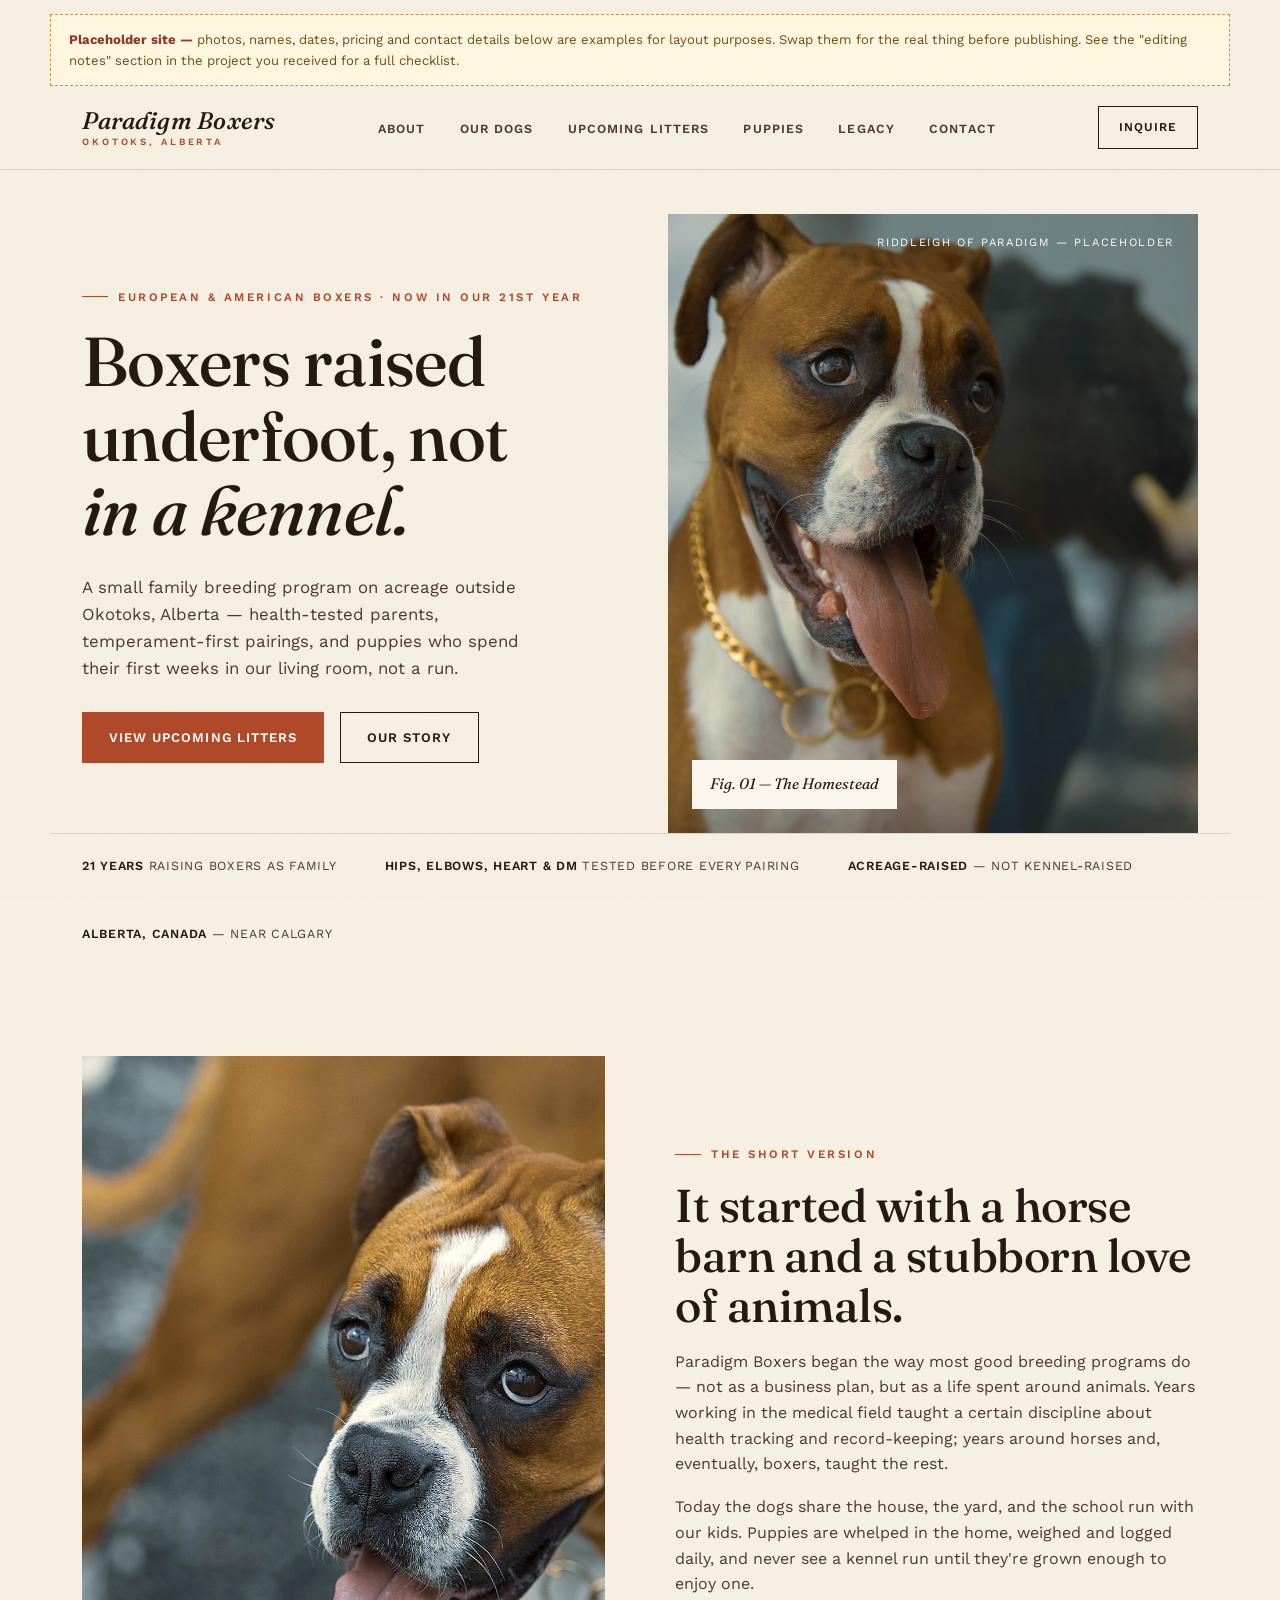
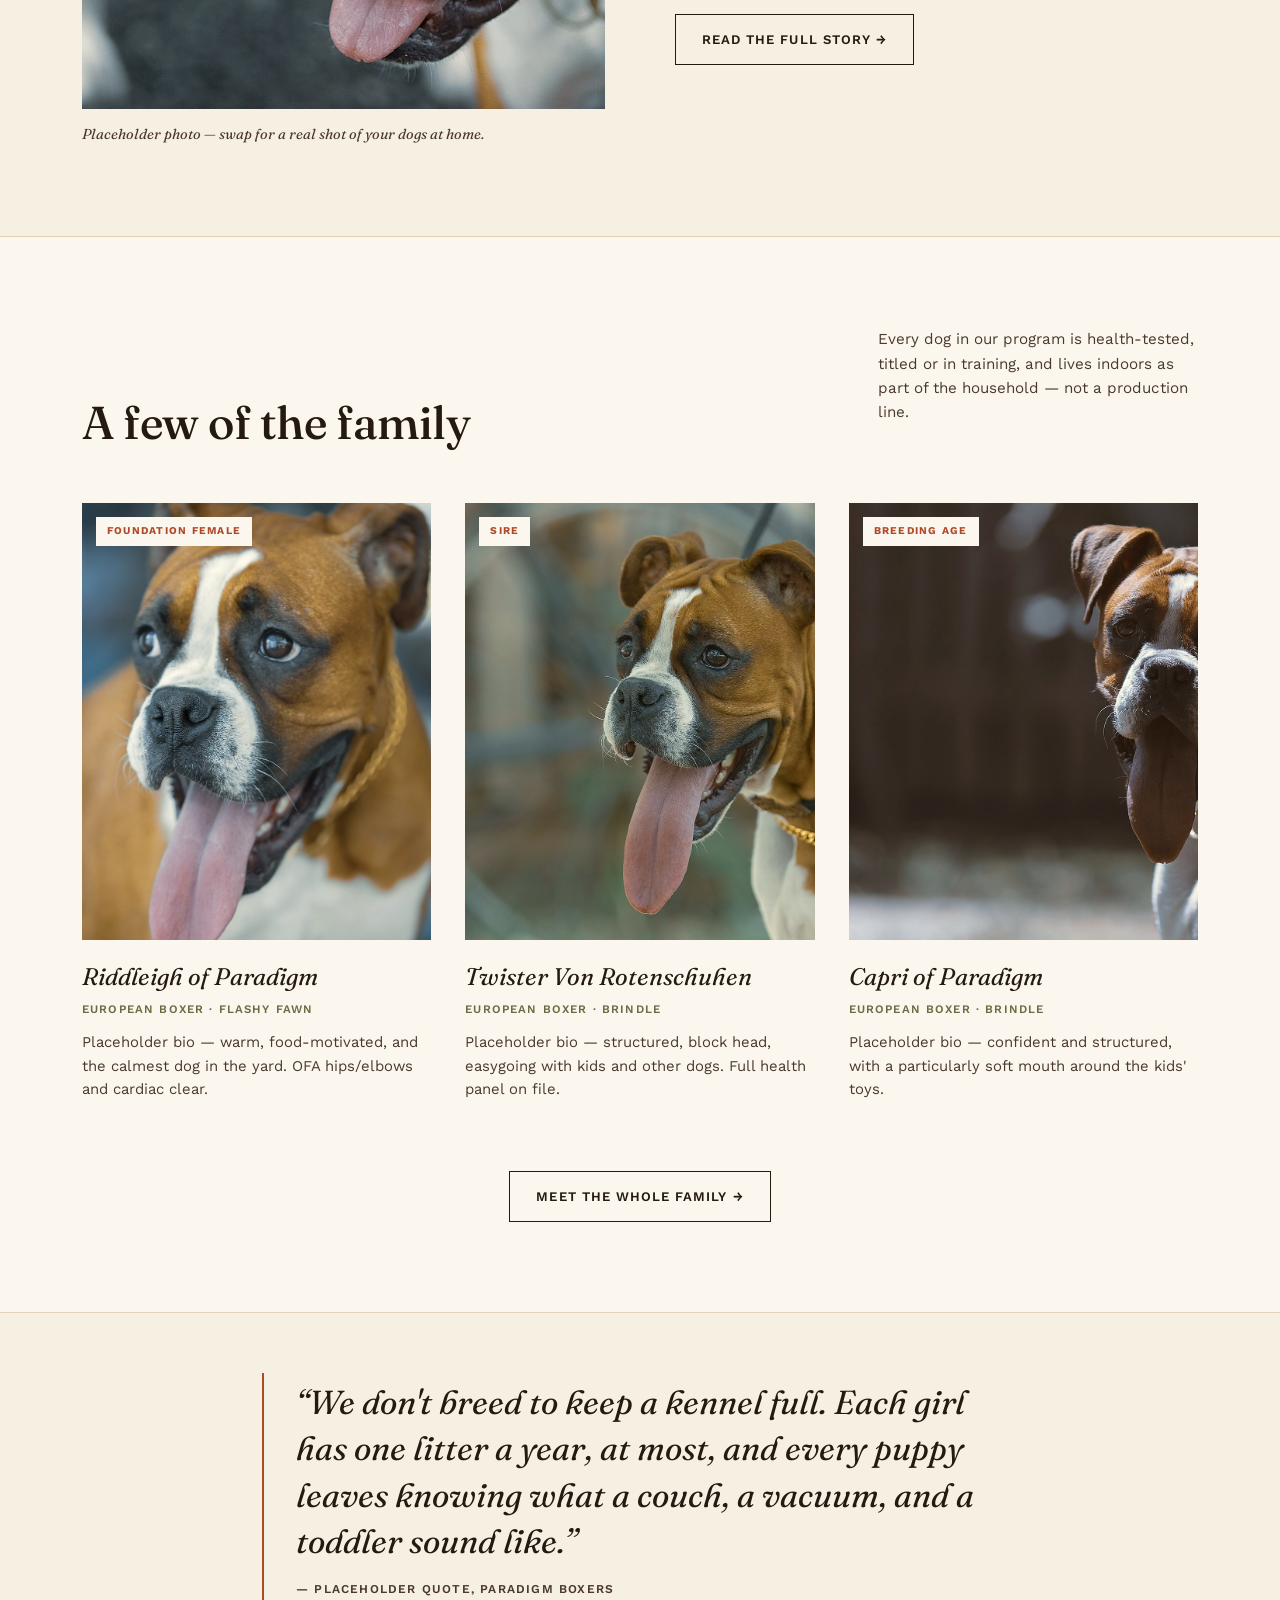
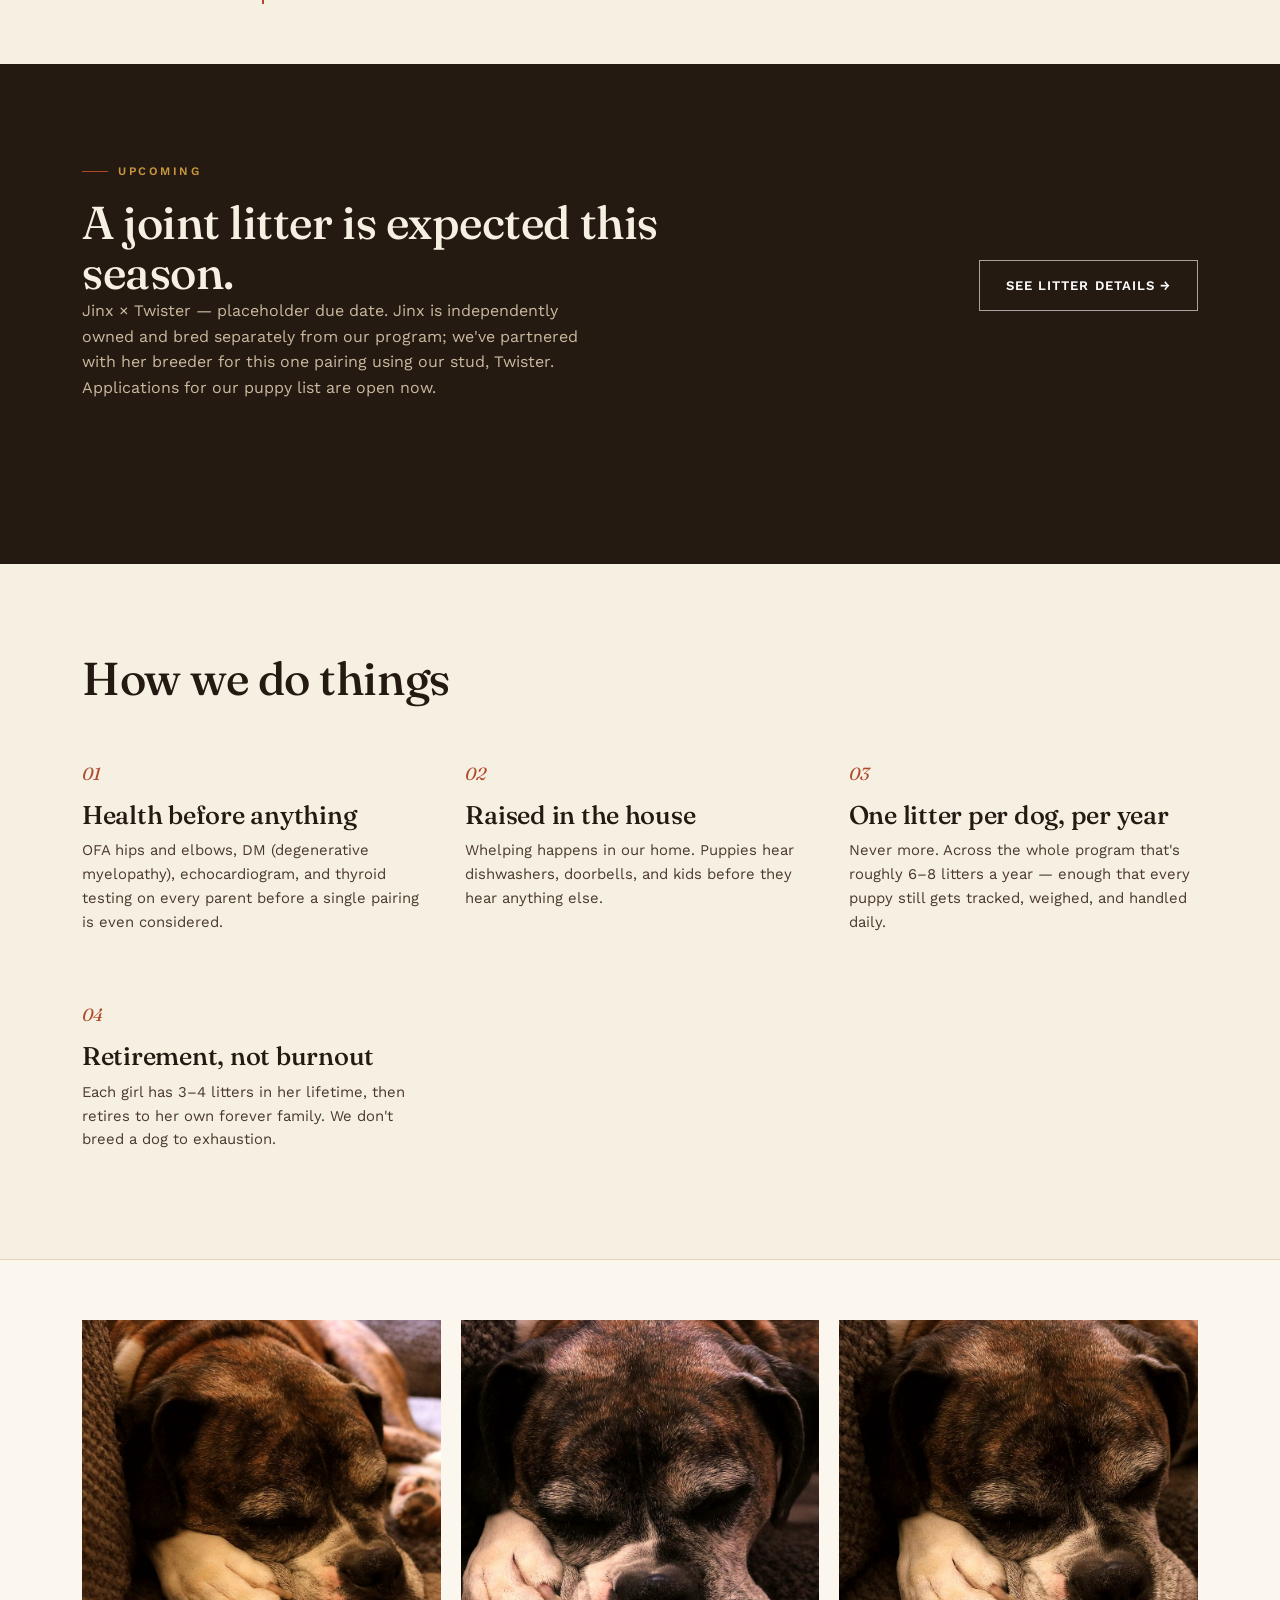
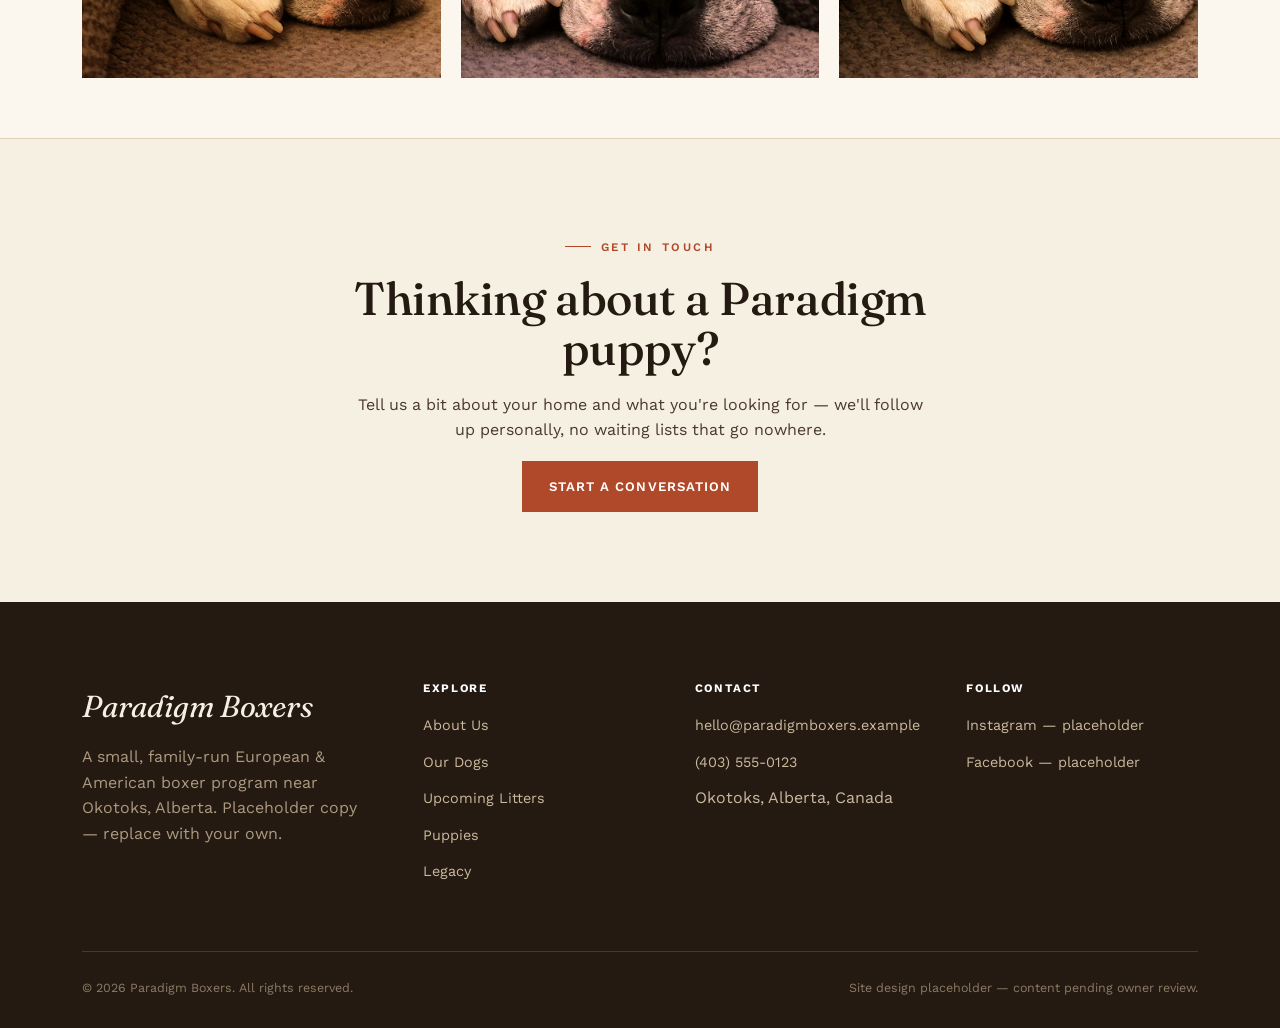
<file: index.html>
<!DOCTYPE html>
<html lang="en">
<head>
<meta charset="UTF-8">
<meta name="viewport" content="width=device-width, initial-scale=1.0">
<meta name="color-scheme" content="light">
<title>Paradigm Boxers — European &amp; American Boxers, Okotoks AB</title>
<meta name="description" content="Paradigm Boxers is a small, family-run European &amp; American boxer kennel near Okotoks, Alberta. Health-tested, home-raised, temperament-first.">
<script>document.documentElement.classList.add("js")</script>
<link rel="stylesheet" href="styles.css">
</head>
<body>

<div class="editnote wrap" style="margin-top:14px;">
  <strong>Placeholder site —</strong> photos, names, dates, pricing and contact details below are examples for layout purposes. Swap them for the real thing before publishing. See the "editing notes" section in the project you received for a full checklist.
</div>

<header class="site-header">
  <nav class="nav">
    <a href="index.html" class="logo">Paradigm Boxers<small>Okotoks, Alberta</small></a>
    <ul class="nav-links">
      <li><a href="about.html">About</a></li>
      <li><a href="our-dogs.html">Our Dogs</a></li>
      <li><a href="upcoming-litters.html">Upcoming Litters</a></li>
      <li><a href="puppies.html">Puppies</a></li>
      <li><a href="legacy.html">Legacy</a></li>
      <li><a href="contact.html">Contact</a></li>
    </ul>
    <a href="contact.html" class="btn nav-cta">Inquire</a>
    <button class="menu-toggle" aria-label="Menu"><span></span><span></span><span></span></button>
  </nav>
</header>

<main>

  <!-- HERO -->
  <section class="hero" style="padding-top:44px;">
    <div class="hero-grid">
      <div class="hero-copy">
        <span class="kicker">European &amp; American Boxers · Now In Our 21st Year</span>
        <h1>Boxers raised<br>underfoot, not<br><span class="italic">in a kennel.</span></h1>
        <p class="lede">A small family breeding program on acreage outside Okotoks, Alberta — health-tested parents, temperament-first pairings, and puppies who spend their first weeks in our living room, not a run.</p>
        <div class="hero-actions">
          <a href="upcoming-litters.html" class="btn primary">View Upcoming Litters</a>
          <a href="about.html" class="btn">Our Story</a>
        </div>
      </div>
      <div class="hero-photo">
        <img src="images/hero-main.jpg" alt="Boxer dog at Paradigm Boxers">
        <span class="hero-frame-number">Riddleigh of Paradigm — Placeholder</span>
        <div class="hero-tag">Fig. 01 — The Homestead</div>
      </div>
    </div>
  </section>

  <div class="hero-strip">
    <div><strong>21 years</strong> raising boxers as family</div>
    <div><strong>Hips, elbows, heart &amp; DM</strong> tested before every pairing</div>
    <div><strong>Acreage-raised</strong> — not kennel-raised</div>
    <div><strong>Alberta, Canada</strong> — near Calgary</div>
  </div>

  <!-- INTRO SPLIT -->
  <section>
    <div class="wrap split reveal">
      <div class="split-media">
        <img src="images/about-founder-2.jpg" alt="Founder with boxer puppies">
        <div class="caption">Placeholder photo — swap for a real shot of your dogs at home.</div>
      </div>
      <div class="split-copy">
        <span class="kicker">The Short Version</span>
        <h2>It started with a horse barn and a stubborn love of animals.</h2>
        <p>Paradigm Boxers began the way most good breeding programs do — not as a business plan, but as a life spent around animals. Years working in the medical field taught a certain discipline about health tracking and record-keeping; years around horses and, eventually, boxers, taught the rest.</p>
        <p>Today the dogs share the house, the yard, and the school run with our kids. Puppies are whelped in the home, weighed and logged daily, and never see a kennel run until they're grown enough to enjoy one.</p>
        <a href="about.html" class="btn">Read the Full Story →</a>
      </div>
    </div>
  </section>

  <!-- FEATURED DOGS -->
  <section class="band">
    <div class="wrap">
      <div class="section-head reveal">
        <h2>A few of the family</h2>
        <p class="side-note">Every dog in our program is health-tested, titled or in training, and lives indoors as part of the household — not a production line.</p>
      </div>
      <div class="dog-grid">
        <div class="dog-card reveal">
          <div class="dog-photo">
            <img src="images/girl-riddleigh.jpg" alt="Riddleigh of Paradigm">
            <span class="status-pill">Foundation Female</span>
          </div>
          <div class="dog-name">Riddleigh <span class="italic">of Paradigm</span></div>
          <div class="dog-meta">European Boxer · Flashy Fawn</div>
          <p class="dog-desc">Placeholder bio — warm, food-motivated, and the calmest dog in the yard. OFA hips/elbows and cardiac clear.</p>
        </div>
        <div class="dog-card reveal">
          <div class="dog-photo">
            <img src="images/boy-twister.jpg" alt="Twister Von Rotenschuhen">
            <span class="status-pill">Sire</span>
          </div>
          <div class="dog-name">Twister <span class="italic">Von Rotenschuhen</span></div>
          <div class="dog-meta">European Boxer · Brindle</div>
          <p class="dog-desc">Placeholder bio — structured, block head, easygoing with kids and other dogs. Full health panel on file.</p>
        </div>
        <div class="dog-card reveal">
          <div class="dog-photo">
            <img src="images/girl-capri.jpg" alt="Capri of Paradigm">
            <span class="status-pill">Breeding Age</span>
          </div>
          <div class="dog-name">Capri <span class="italic">of Paradigm</span></div>
          <div class="dog-meta">European Boxer · Brindle</div>
          <p class="dog-desc">Placeholder bio — confident and structured, with a particularly soft mouth around the kids' toys.</p>
        </div>
      </div>
      <div style="text-align:center; margin-top:52px;">
        <a href="our-dogs.html" class="btn">Meet the Whole Family →</a>
      </div>
    </div>
  </section>

  <!-- PULL QUOTE -->
  <section class="tight">
    <div class="wrap" style="max-width:820px;">
      <blockquote class="pull-quote reveal">
        “We don't breed to keep a kennel full. Each girl has one litter a year, at most, and every puppy leaves knowing what a couch, a vacuum, and a toddler sound like.”
        <cite>— Placeholder quote, Paradigm Boxers</cite>
      </blockquote>
    </div>
  </section>

  <!-- UPCOMING LITTER TEASER -->
  <section class="band-dark">
    <div class="wrap">
      <div class="section-head reveal" style="align-items:center;">
        <div>
          <span class="kicker" style="color:var(--gold);">Upcoming</span>
          <h2>A joint litter is expected this season.</h2>
          <p style="max-width:520px;">Jinx × Twister — placeholder due date. Jinx is independently owned and bred separately from our program; we've partnered with her breeder for this one pairing using our stud, Twister. Applications for our puppy list are open now.</p>
        </div>
        <a href="upcoming-litters.html" class="btn ghost-light">See Litter Details →</a>
      </div>
    </div>
  </section>

  <!-- PHILOSOPHY NUMBERED -->
  <section>
    <div class="wrap">
      <div class="section-head reveal">
        <h2>How we do things</h2>
      </div>
      <div class="numbered-list">
        <div class="numbered-item reveal">
          <span class="num">01</span>
          <h3>Health before anything</h3>
          <p>OFA hips and elbows, DM (degenerative myelopathy), echocardiogram, and thyroid testing on every parent before a single pairing is even considered.</p>
        </div>
        <div class="numbered-item reveal">
          <span class="num">02</span>
          <h3>Raised in the house</h3>
          <p>Whelping happens in our home. Puppies hear dishwashers, doorbells, and kids before they hear anything else.</p>
        </div>
        <div class="numbered-item reveal">
          <span class="num">03</span>
          <h3>One litter per dog, per year</h3>
          <p>Never more. Across the whole program that's roughly 6–8 litters a year — enough that every puppy still gets tracked, weighed, and handled daily.</p>
        </div>
        <div class="numbered-item reveal">
          <span class="num">04</span>
          <h3>Retirement, not burnout</h3>
          <p>Each girl has 3–4 litters in her lifetime, then retires to her own forever family. We don't breed a dog to exhaustion.</p>
        </div>
      </div>
    </div>
  </section>

  <!-- STRIP GALLERY -->
  <section class="tight band">
    <div class="wrap">
      <div style="display:grid; grid-template-columns:repeat(3,1fr); gap:20px;">
        <div class="reveal"><img src="images/home-strip-1.jpg" alt="Boxer dog" style="aspect-ratio:1/1;object-fit:cover;"></div>
        <div class="reveal"><img src="images/home-strip-2.jpg" alt="Boxer dog" style="aspect-ratio:1/1;object-fit:cover;"></div>
        <div class="reveal"><img src="images/home-strip-3.jpg" alt="Boxer dog" style="aspect-ratio:1/1;object-fit:cover;"></div>
      </div>
    </div>
  </section>

  <!-- CTA -->
  <section>
    <div class="wrap" style="text-align:center; max-width:640px; margin:0 auto;">
      <span class="kicker" style="justify-content:center;">Get In Touch</span>
      <h2>Thinking about a Paradigm puppy?</h2>
      <p>Tell us a bit about your home and what you're looking for — we'll follow up personally, no waiting lists that go nowhere.</p>
      <a href="contact.html" class="btn primary">Start a Conversation</a>
    </div>
  </section>

</main>

<footer class="site-footer">
  <div class="wrap">
    <div class="footer-top">
      <div>
        <span class="footer-logo">Paradigm Boxers</span>
        <p style="max-width:280px; color:#AC9A80;">A small, family-run European &amp; American boxer program near Okotoks, Alberta. Placeholder copy — replace with your own.</p>
      </div>
      <div class="footer-col">
        <h4>Explore</h4>
        <ul>
          <li><a href="about.html">About Us</a></li>
          <li><a href="our-dogs.html">Our Dogs</a></li>
          <li><a href="upcoming-litters.html">Upcoming Litters</a></li>
          <li><a href="puppies.html">Puppies</a></li>
          <li><a href="legacy.html">Legacy</a></li>
        </ul>
      </div>
      <div class="footer-col">
        <h4>Contact</h4>
        <ul>
          <li><a href="mailto:hello@paradigmboxers.example">hello@paradigmboxers.example</a></li>
          <li><a href="tel:+14035550123">(403) 555-0123</a></li>
          <li>Okotoks, Alberta, Canada</li>
        </ul>
      </div>
      <div class="footer-col">
        <h4>Follow</h4>
        <ul>
          <li><a href="#">Instagram — placeholder</a></li>
          <li><a href="#">Facebook — placeholder</a></li>
        </ul>
      </div>
    </div>
    <div class="footer-bottom">
      <span>© 2026 Paradigm Boxers. All rights reserved.</span>
      <span>Site design placeholder — content pending owner review.</span>
    </div>
  </div>
</footer>

<script src="script.js"></script>
</body>
</html>
</file>
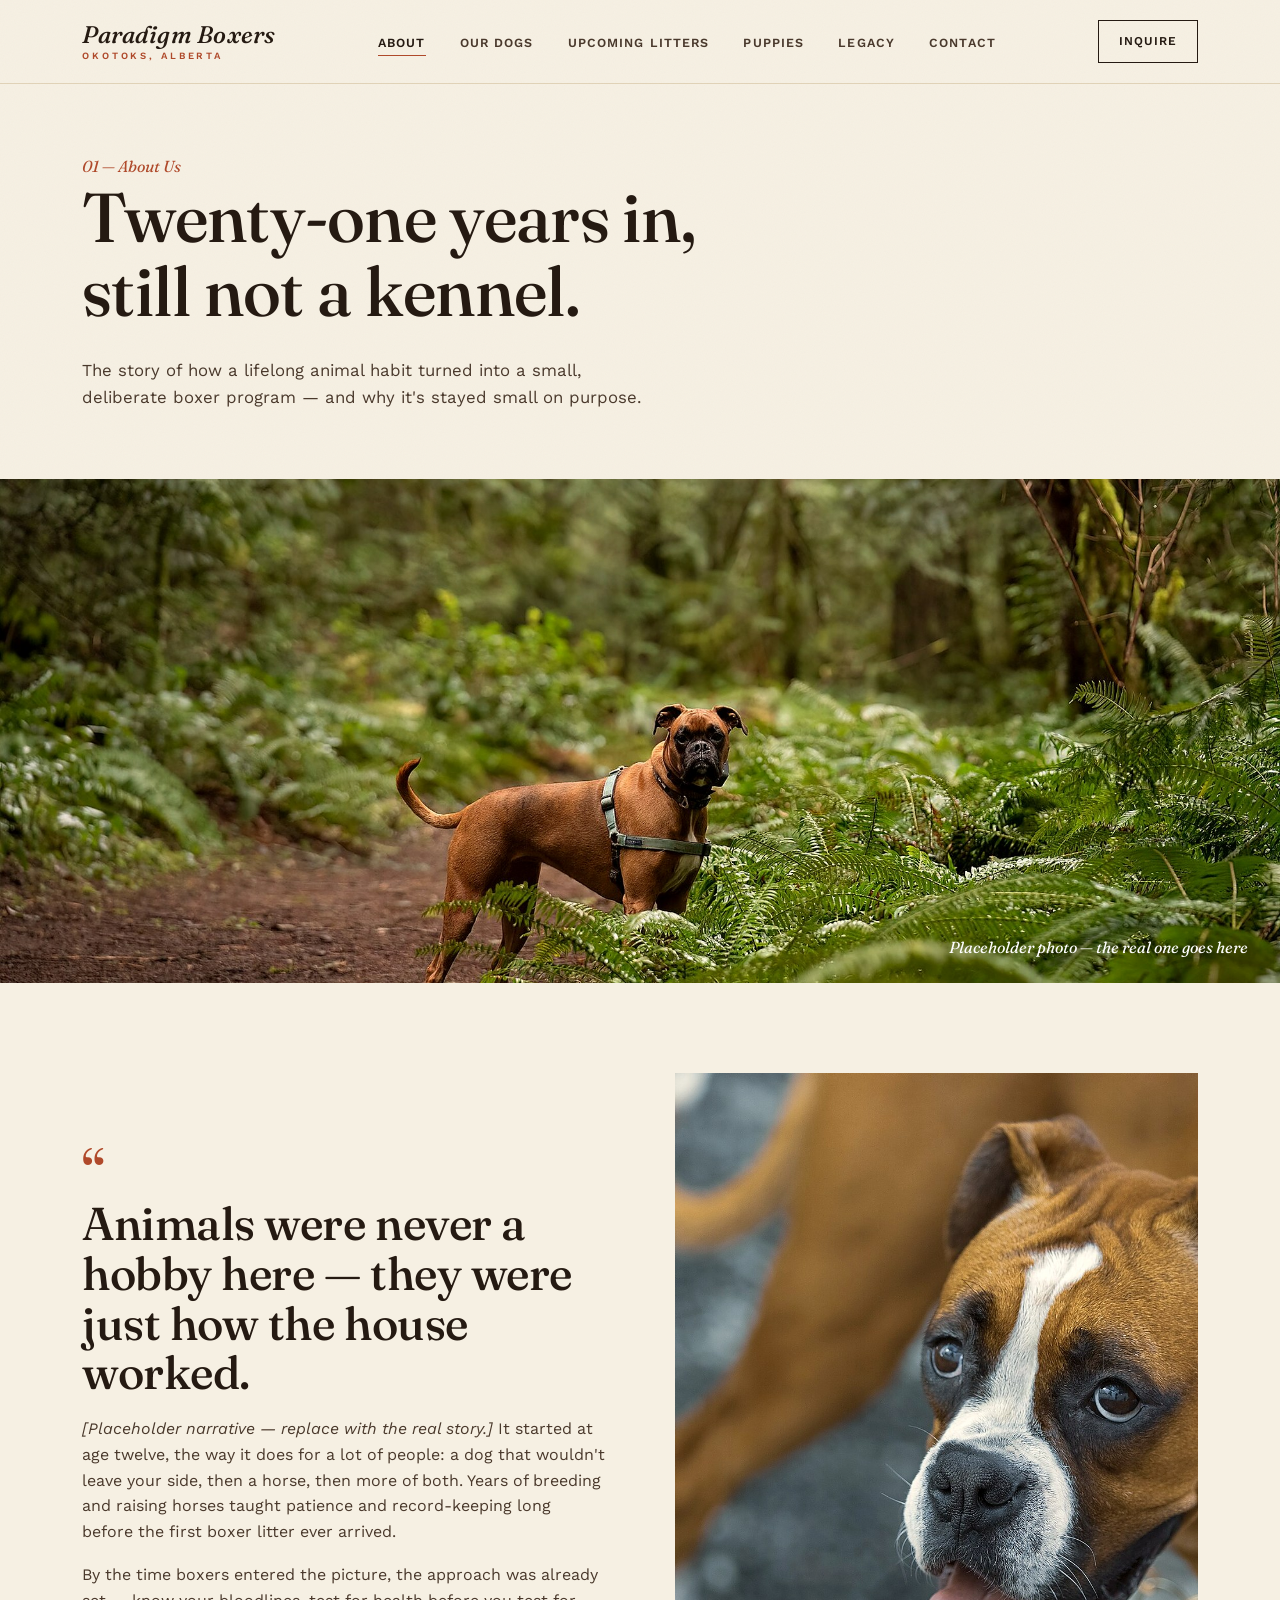
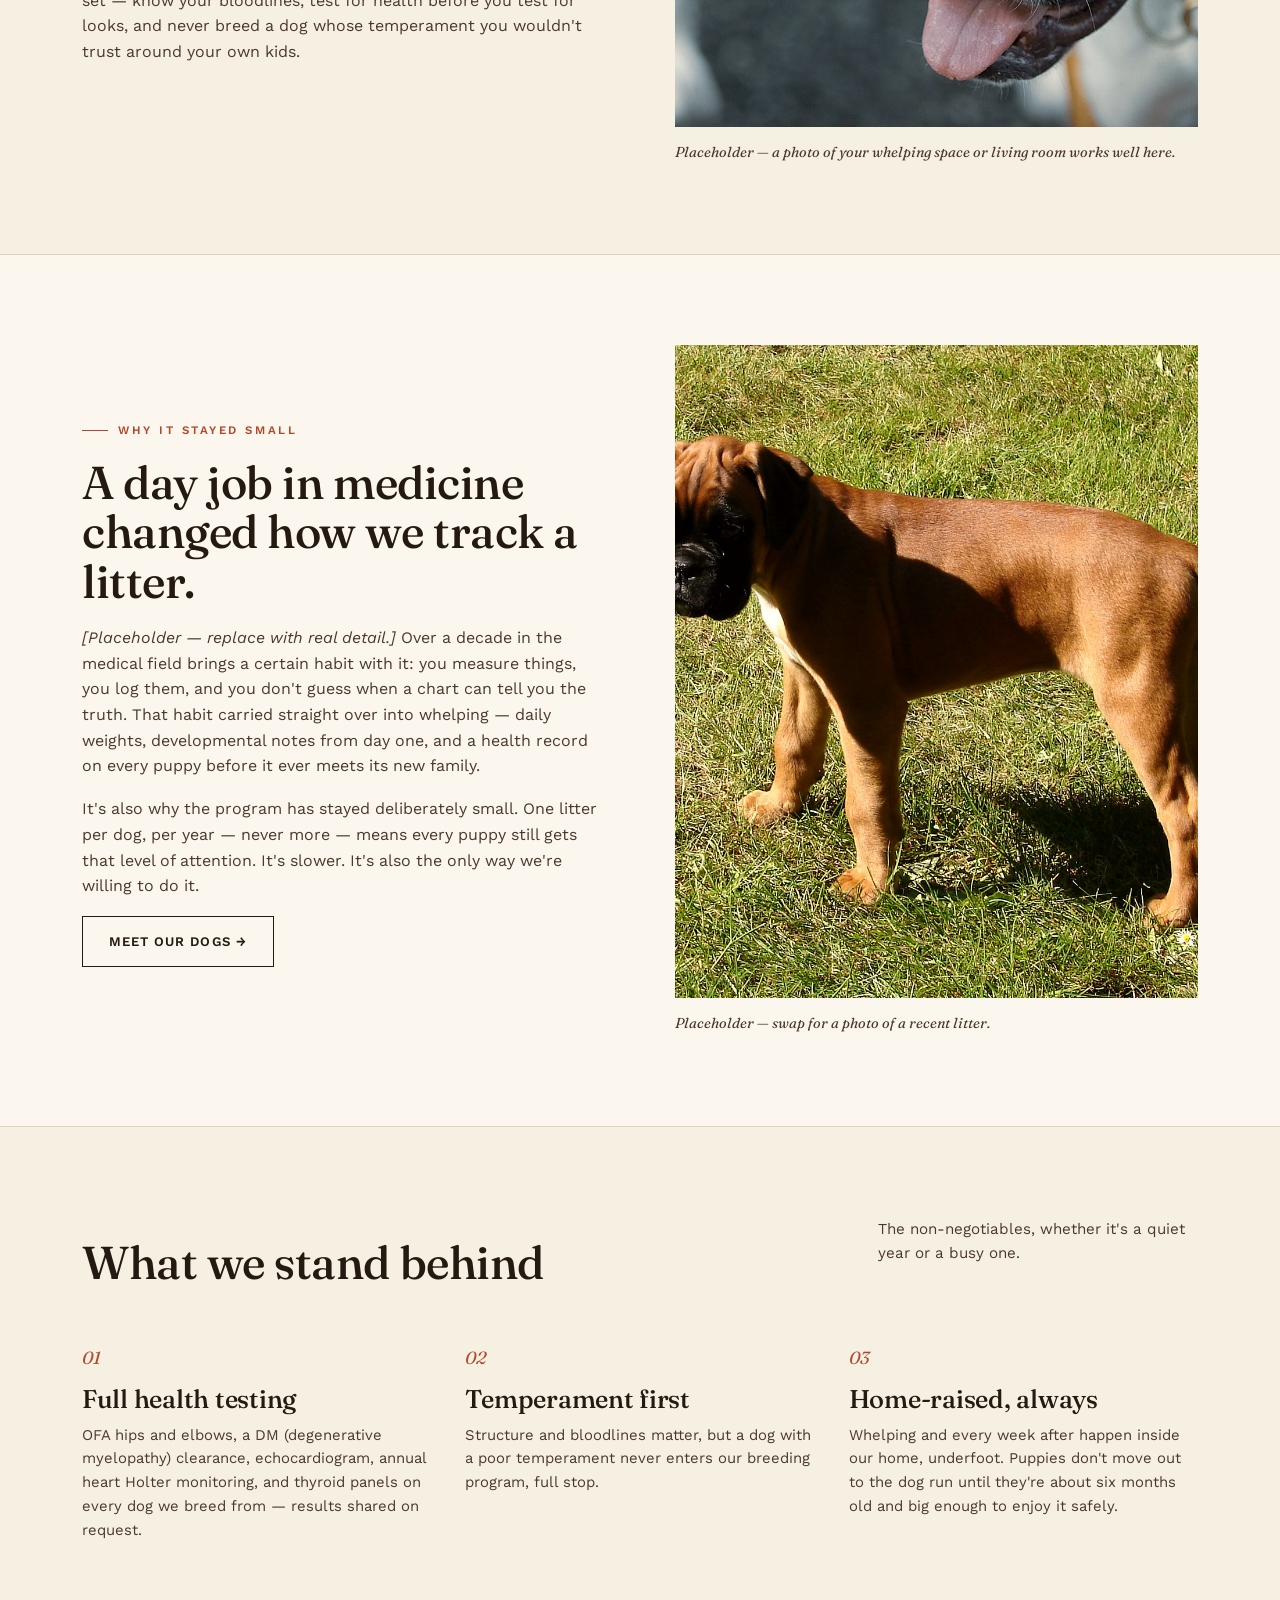
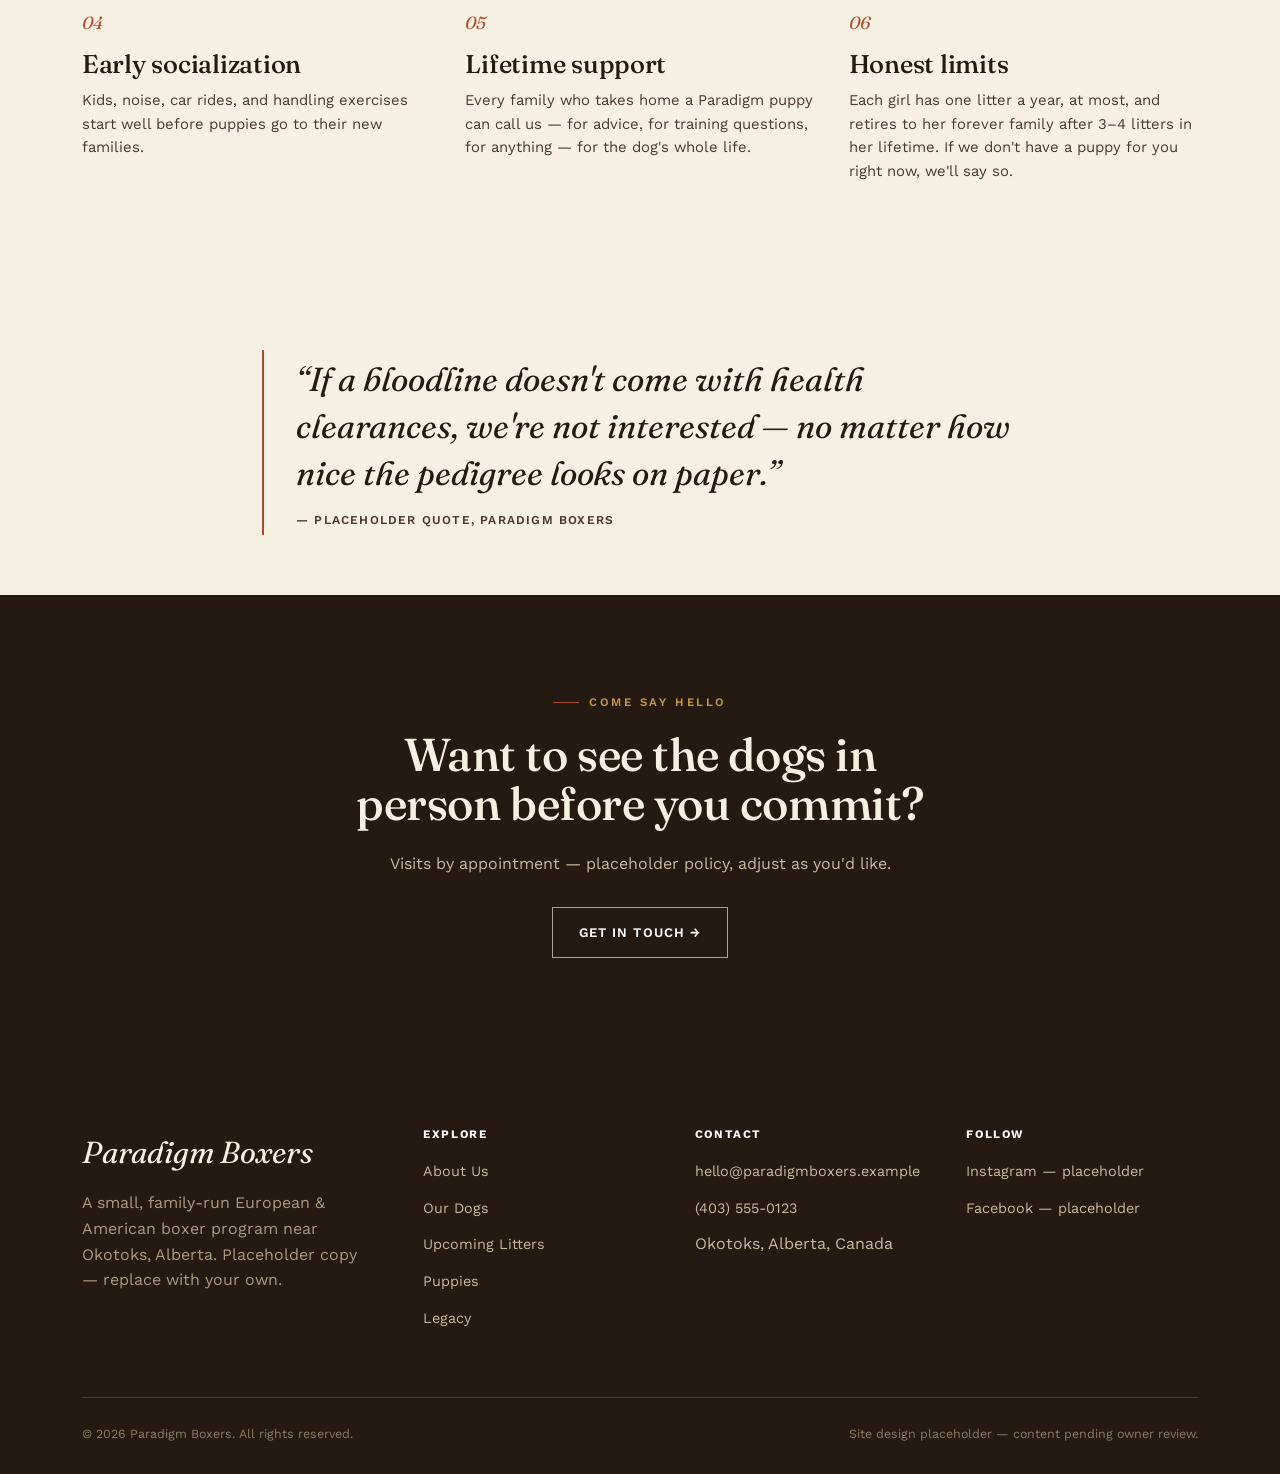
<file: about.html>
<!DOCTYPE html>
<html lang="en">
<head>
<meta charset="UTF-8">
<meta name="viewport" content="width=device-width, initial-scale=1.0">
<meta name="color-scheme" content="light">
<title>About Us — Paradigm Boxers</title>
<meta name="description" content="The story behind Paradigm Boxers — a family boxer breeding program near Okotoks, Alberta.">
<script>document.documentElement.classList.add("js")</script>
<link rel="stylesheet" href="styles.css">
</head>
<body>

<header class="site-header">
  <nav class="nav">
    <a href="index.html" class="logo">Paradigm Boxers<small>Okotoks, Alberta</small></a>
    <ul class="nav-links">
      <li><a href="about.html" class="active">About</a></li>
      <li><a href="our-dogs.html">Our Dogs</a></li>
      <li><a href="upcoming-litters.html">Upcoming Litters</a></li>
      <li><a href="puppies.html">Puppies</a></li>
      <li><a href="legacy.html">Legacy</a></li>
      <li><a href="contact.html">Contact</a></li>
    </ul>
    <a href="contact.html" class="btn nav-cta">Inquire</a>
    <button class="menu-toggle" aria-label="Menu"><span></span><span></span><span></span></button>
  </nav>
</header>

<main>

  <div class="page-header">
    <span class="num italic">01 — About Us</span>
    <h1>Twenty-one years in,<br>still not a kennel.</h1>
    <p class="lede">The story of how a lifelong animal habit turned into a small, deliberate boxer program — and why it's stayed small on purpose.</p>
  </div>

  <div class="page-banner">
    <img src="images/about-founder-1.jpg" alt="Founder with boxer dogs on the acreage">
    <span class="banner-caption">Placeholder photo — the real one goes here</span>
  </div>

  <section>
    <div class="wrap split reverse reveal">
      <div class="split-media">
        <img src="images/about-founder-2.jpg" alt="Boxer puppies at home">
        <div class="caption">Placeholder — a photo of your whelping space or living room works well here.</div>
      </div>
      <div class="split-copy">
        <span class="quote-mark">“</span>
        <h2>Animals were never a hobby here — they were just how the house worked.</h2>
        <p><em>[Placeholder narrative — replace with the real story.]</em> It started at age twelve, the way it does for a lot of people: a dog that wouldn't leave your side, then a horse, then more of both. Years of breeding and raising horses taught patience and record-keeping long before the first boxer litter ever arrived.</p>
        <p>By the time boxers entered the picture, the approach was already set — know your bloodlines, test for health before you test for looks, and never breed a dog whose temperament you wouldn't trust around your own kids.</p>
      </div>
    </div>
  </section>

  <section class="band">
    <div class="wrap split reveal">
      <div class="split-copy">
        <span class="kicker">Why It Stayed Small</span>
        <h2>A day job in medicine changed how we track a litter.</h2>
        <p><em>[Placeholder — replace with real detail.]</em> Over a decade in the medical field brings a certain habit with it: you measure things, you log them, and you don't guess when a chart can tell you the truth. That habit carried straight over into whelping — daily weights, developmental notes from day one, and a health record on every puppy before it ever meets its new family.</p>
        <p>It's also why the program has stayed deliberately small. One litter per dog, per year — never more — means every puppy still gets that level of attention. It's slower. It's also the only way we're willing to do it.</p>
        <a href="our-dogs.html" class="btn">Meet Our Dogs →</a>
      </div>
      <div class="split-media">
        <img src="images/puppies-2.jpg" alt="Boxer puppy">
        <div class="caption">Placeholder — swap for a photo of a recent litter.</div>
      </div>
    </div>
  </section>

  <section>
    <div class="wrap">
      <div class="section-head reveal">
        <h2>What we stand behind</h2>
        <p class="side-note">The non-negotiables, whether it's a quiet year or a busy one.</p>
      </div>
      <div class="numbered-list">
        <div class="numbered-item reveal">
          <span class="num">01</span>
          <h3>Full health testing</h3>
          <p>OFA hips and elbows, a DM (degenerative myelopathy) clearance, echocardiogram, annual heart Holter monitoring, and thyroid panels on every dog we breed from — results shared on request.</p>
        </div>
        <div class="numbered-item reveal">
          <span class="num">02</span>
          <h3>Temperament first</h3>
          <p>Structure and bloodlines matter, but a dog with a poor temperament never enters our breeding program, full stop.</p>
        </div>
        <div class="numbered-item reveal">
          <span class="num">03</span>
          <h3>Home-raised, always</h3>
          <p>Whelping and every week after happen inside our home, underfoot. Puppies don't move out to the dog run until they're about six months old and big enough to enjoy it safely.</p>
        </div>
        <div class="numbered-item reveal">
          <span class="num">04</span>
          <h3>Early socialization</h3>
          <p>Kids, noise, car rides, and handling exercises start well before puppies go to their new families.</p>
        </div>
        <div class="numbered-item reveal">
          <span class="num">05</span>
          <h3>Lifetime support</h3>
          <p>Every family who takes home a Paradigm puppy can call us — for advice, for training questions, for anything — for the dog's whole life.</p>
        </div>
        <div class="numbered-item reveal">
          <span class="num">06</span>
          <h3>Honest limits</h3>
          <p>Each girl has one litter a year, at most, and retires to her forever family after 3–4 litters in her lifetime. If we don't have a puppy for you right now, we'll say so.</p>
        </div>
      </div>
    </div>
  </section>

  <section class="tight">
    <div class="wrap" style="max-width:820px;">
      <blockquote class="pull-quote reveal">
        “If a bloodline doesn't come with health clearances, we're not interested — no matter how nice the pedigree looks on paper.”
        <cite>— Placeholder quote, Paradigm Boxers</cite>
      </blockquote>
    </div>
  </section>

  <section class="band-dark">
    <div class="wrap" style="text-align:center;">
      <span class="kicker" style="justify-content:center; color:var(--gold);">Come Say Hello</span>
      <h2 style="max-width:600px; margin:0 auto 22px;">Want to see the dogs in person before you commit?</h2>
      <p style="max-width:520px; margin:0 auto 30px;">Visits by appointment — placeholder policy, adjust as you'd like.</p>
      <a href="contact.html" class="btn ghost-light">Get In Touch →</a>
    </div>
  </section>

</main>

<footer class="site-footer">
  <div class="wrap">
    <div class="footer-top">
      <div>
        <span class="footer-logo">Paradigm Boxers</span>
        <p style="max-width:280px; color:#AC9A80;">A small, family-run European &amp; American boxer program near Okotoks, Alberta. Placeholder copy — replace with your own.</p>
      </div>
      <div class="footer-col">
        <h4>Explore</h4>
        <ul>
          <li><a href="about.html">About Us</a></li>
          <li><a href="our-dogs.html">Our Dogs</a></li>
          <li><a href="upcoming-litters.html">Upcoming Litters</a></li>
          <li><a href="puppies.html">Puppies</a></li>
          <li><a href="legacy.html">Legacy</a></li>
        </ul>
      </div>
      <div class="footer-col">
        <h4>Contact</h4>
        <ul>
          <li><a href="mailto:hello@paradigmboxers.example">hello@paradigmboxers.example</a></li>
          <li><a href="tel:+14035550123">(403) 555-0123</a></li>
          <li>Okotoks, Alberta, Canada</li>
        </ul>
      </div>
      <div class="footer-col">
        <h4>Follow</h4>
        <ul>
          <li><a href="#">Instagram — placeholder</a></li>
          <li><a href="#">Facebook — placeholder</a></li>
        </ul>
      </div>
    </div>
    <div class="footer-bottom">
      <span>© 2026 Paradigm Boxers. All rights reserved.</span>
      <span>Site design placeholder — content pending owner review.</span>
    </div>
  </div>
</footer>

<script src="script.js"></script>
</body>
</html>
</file>
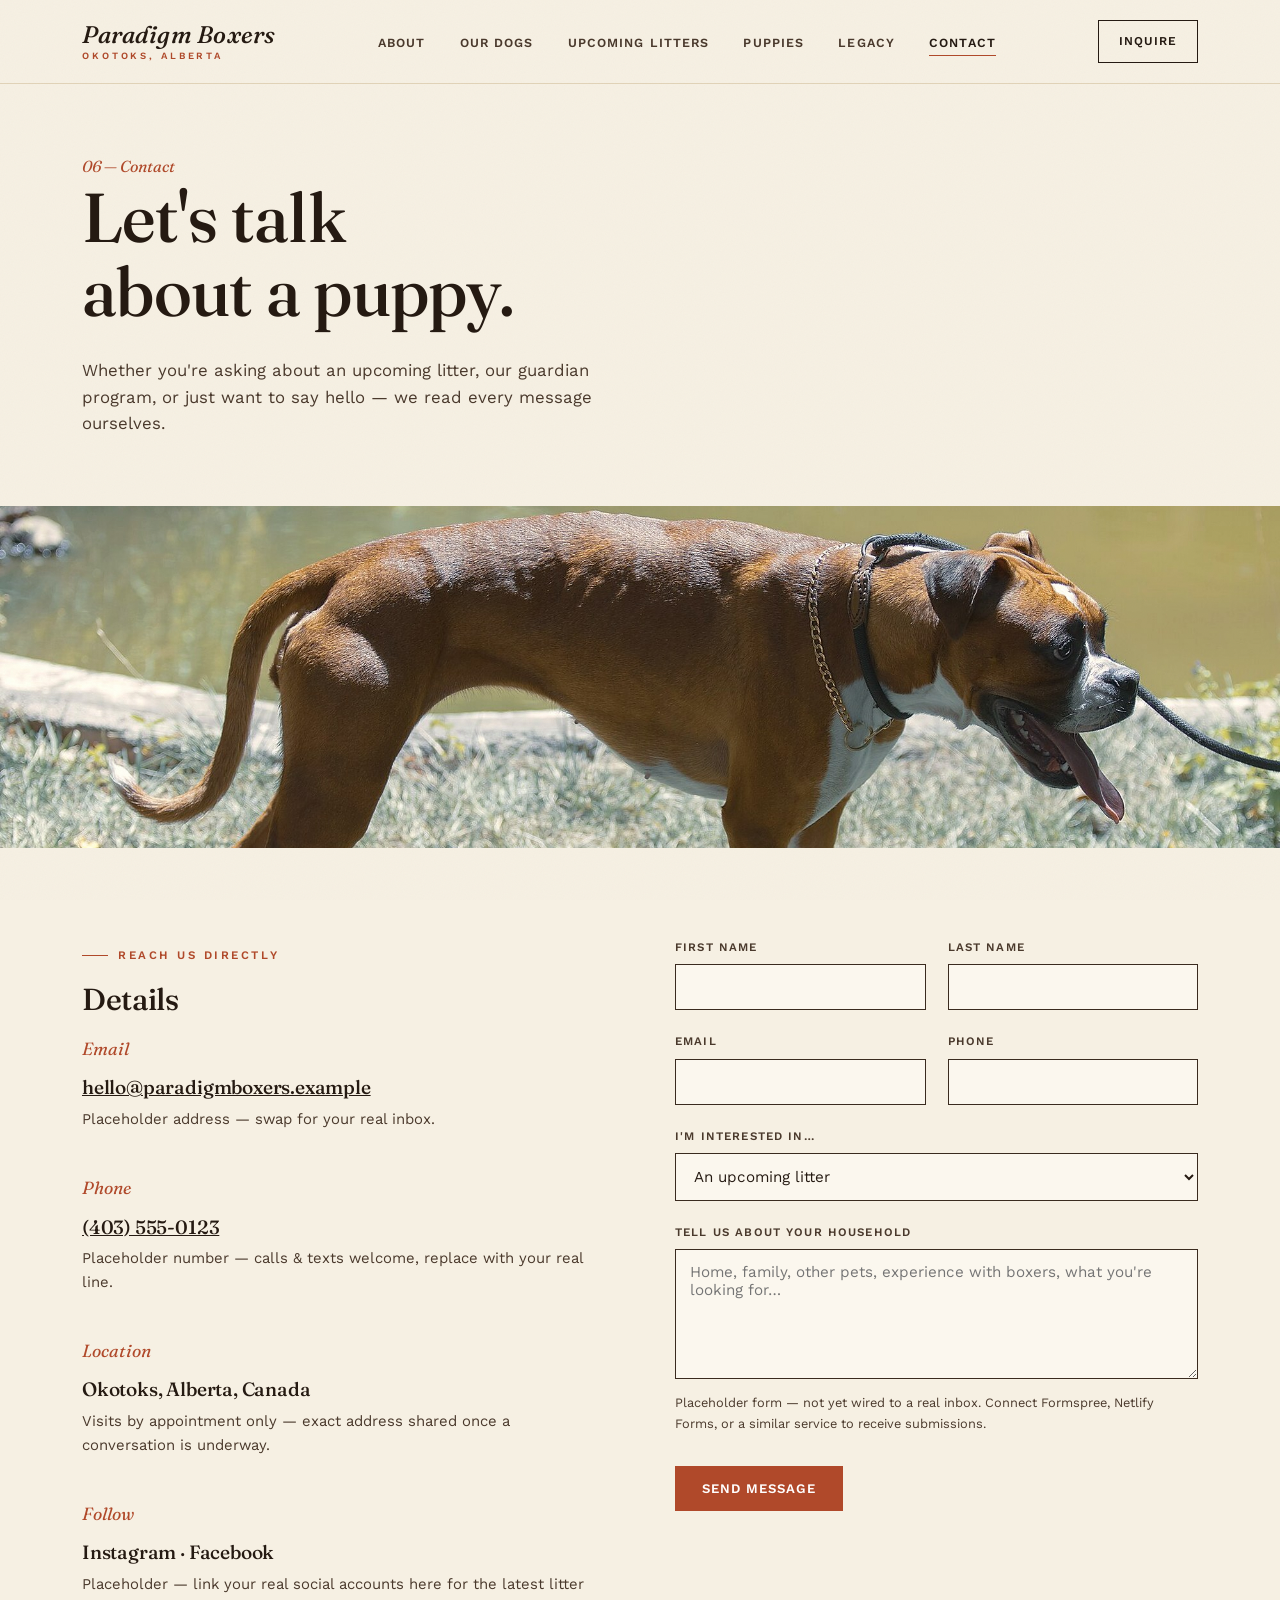
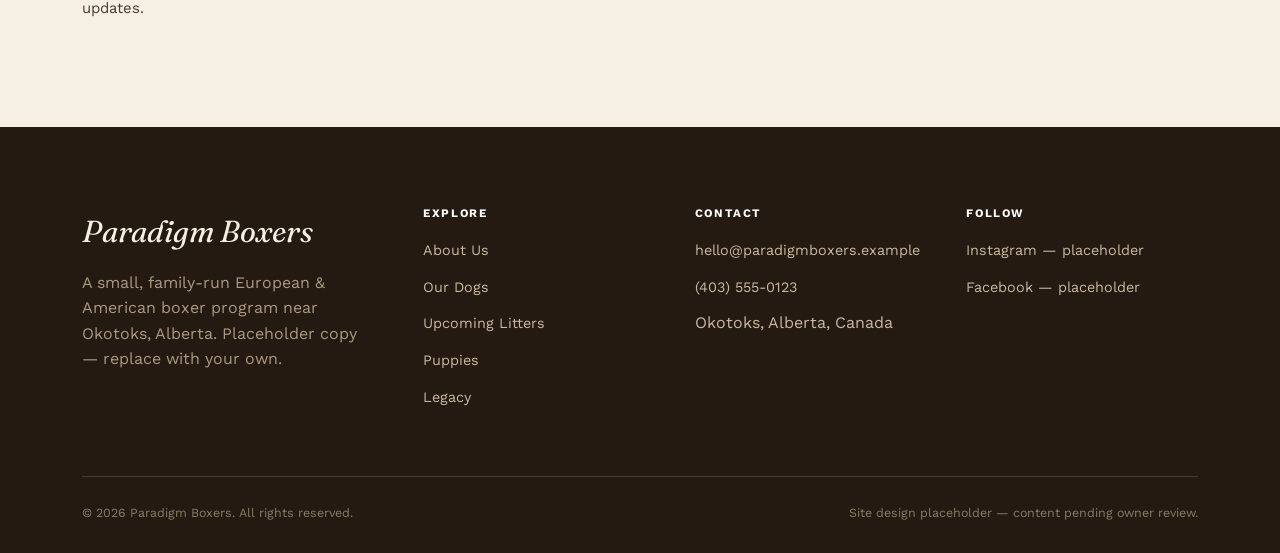
<file: contact.html>
<!DOCTYPE html>
<html lang="en">
<head>
<meta charset="UTF-8">
<meta name="viewport" content="width=device-width, initial-scale=1.0">
<meta name="color-scheme" content="light">
<title>Contact — Paradigm Boxers</title>
<meta name="description" content="Get in touch with Paradigm Boxers, a family boxer breeding program near Okotoks, Alberta.">
<script>document.documentElement.classList.add("js")</script>
<link rel="stylesheet" href="styles.css">
</head>
<body>

<header class="site-header">
  <nav class="nav">
    <a href="index.html" class="logo">Paradigm Boxers<small>Okotoks, Alberta</small></a>
    <ul class="nav-links">
      <li><a href="about.html">About</a></li>
      <li><a href="our-dogs.html">Our Dogs</a></li>
      <li><a href="upcoming-litters.html">Upcoming Litters</a></li>
      <li><a href="puppies.html">Puppies</a></li>
      <li><a href="legacy.html">Legacy</a></li>
      <li><a href="contact.html" class="active">Contact</a></li>
    </ul>
    <a href="contact.html" class="btn nav-cta">Inquire</a>
    <button class="menu-toggle" aria-label="Menu"><span></span><span></span><span></span></button>
  </nav>
</header>

<main>

  <div class="page-header">
    <span class="num italic">06 — Contact</span>
    <h1>Let's talk<br>about a puppy.</h1>
    <p class="lede">Whether you're asking about an upcoming litter, our guardian program, or just want to say hello — we read every message ourselves.</p>
  </div>

  <div class="page-banner" style="height:38vh; min-height:260px;">
    <img src="images/contact-banner.jpg" alt="Boxer dog outdoors">
  </div>

  <section>
    <div class="wrap">
      <div class="split reveal" style="align-items:flex-start;">

        <div class="split-copy" style="max-width:520px;">
          <span class="kicker">Reach Us Directly</span>
          <h2 style="font-size:1.9rem;">Details</h2>
          <div class="numbered-list" style="grid-template-columns:1fr; gap:26px; margin-top:20px;">
            <div class="numbered-item">
              <span class="num">Email</span>
              <h3 style="font-size:1.2rem;"><a href="mailto:hello@paradigmboxers.example">hello@paradigmboxers.example</a></h3>
              <p>Placeholder address — swap for your real inbox.</p>
            </div>
            <div class="numbered-item">
              <span class="num">Phone</span>
              <h3 style="font-size:1.2rem;"><a href="tel:+14035550123">(403) 555-0123</a></h3>
              <p>Placeholder number — calls &amp; texts welcome, replace with your real line.</p>
            </div>
            <div class="numbered-item">
              <span class="num">Location</span>
              <h3 style="font-size:1.2rem;">Okotoks, Alberta, Canada</h3>
              <p>Visits by appointment only — exact address shared once a conversation is underway.</p>
            </div>
            <div class="numbered-item">
              <span class="num">Follow</span>
              <h3 style="font-size:1.2rem;">Instagram · Facebook</h3>
              <p>Placeholder — link your real social accounts here for the latest litter updates.</p>
            </div>
          </div>
        </div>

        <div style="flex:1; width:100%;">
          <form id="contact-form">
            <div class="form-grid">
              <div>
                <label for="fname">First Name</label>
                <input type="text" id="fname" name="fname" required>
              </div>
              <div>
                <label for="lname">Last Name</label>
                <input type="text" id="lname" name="lname" required>
              </div>
              <div>
                <label for="email">Email</label>
                <input type="email" id="email" name="email" required>
              </div>
              <div>
                <label for="phone">Phone</label>
                <input type="tel" id="phone" name="phone">
              </div>
              <div class="full">
                <label for="interest">I'm interested in…</label>
                <select id="interest" name="interest">
                  <option>An upcoming litter</option>
                  <option>The guardian home program</option>
                  <option>General questions</option>
                  <option>Something else</option>
                </select>
              </div>
              <div class="full">
                <label for="message">Tell us about your household</label>
                <textarea id="message" name="message" placeholder="Home, family, other pets, experience with boxers, what you're looking for…" required></textarea>
              </div>
            </div>
            <p class="form-note">Placeholder form — not yet wired to a real inbox. Connect Formspree, Netlify Forms, or a similar service to receive submissions.</p>
            <button type="submit" class="btn primary" style="margin-top:18px;">Send Message</button>
            <div id="form-status"></div>
          </form>
        </div>

      </div>
    </div>
  </section>

</main>

<footer class="site-footer">
  <div class="wrap">
    <div class="footer-top">
      <div>
        <span class="footer-logo">Paradigm Boxers</span>
        <p style="max-width:280px; color:#AC9A80;">A small, family-run European &amp; American boxer program near Okotoks, Alberta. Placeholder copy — replace with your own.</p>
      </div>
      <div class="footer-col">
        <h4>Explore</h4>
        <ul>
          <li><a href="about.html">About Us</a></li>
          <li><a href="our-dogs.html">Our Dogs</a></li>
          <li><a href="upcoming-litters.html">Upcoming Litters</a></li>
          <li><a href="puppies.html">Puppies</a></li>
          <li><a href="legacy.html">Legacy</a></li>
        </ul>
      </div>
      <div class="footer-col">
        <h4>Contact</h4>
        <ul>
          <li><a href="mailto:hello@paradigmboxers.example">hello@paradigmboxers.example</a></li>
          <li><a href="tel:+14035550123">(403) 555-0123</a></li>
          <li>Okotoks, Alberta, Canada</li>
        </ul>
      </div>
      <div class="footer-col">
        <h4>Follow</h4>
        <ul>
          <li><a href="#">Instagram — placeholder</a></li>
          <li><a href="#">Facebook — placeholder</a></li>
        </ul>
      </div>
    </div>
    <div class="footer-bottom">
      <span>© 2026 Paradigm Boxers. All rights reserved.</span>
      <span>Site design placeholder — content pending owner review.</span>
    </div>
  </div>
</footer>

<script src="script.js"></script>
</body>
</html>
</file>
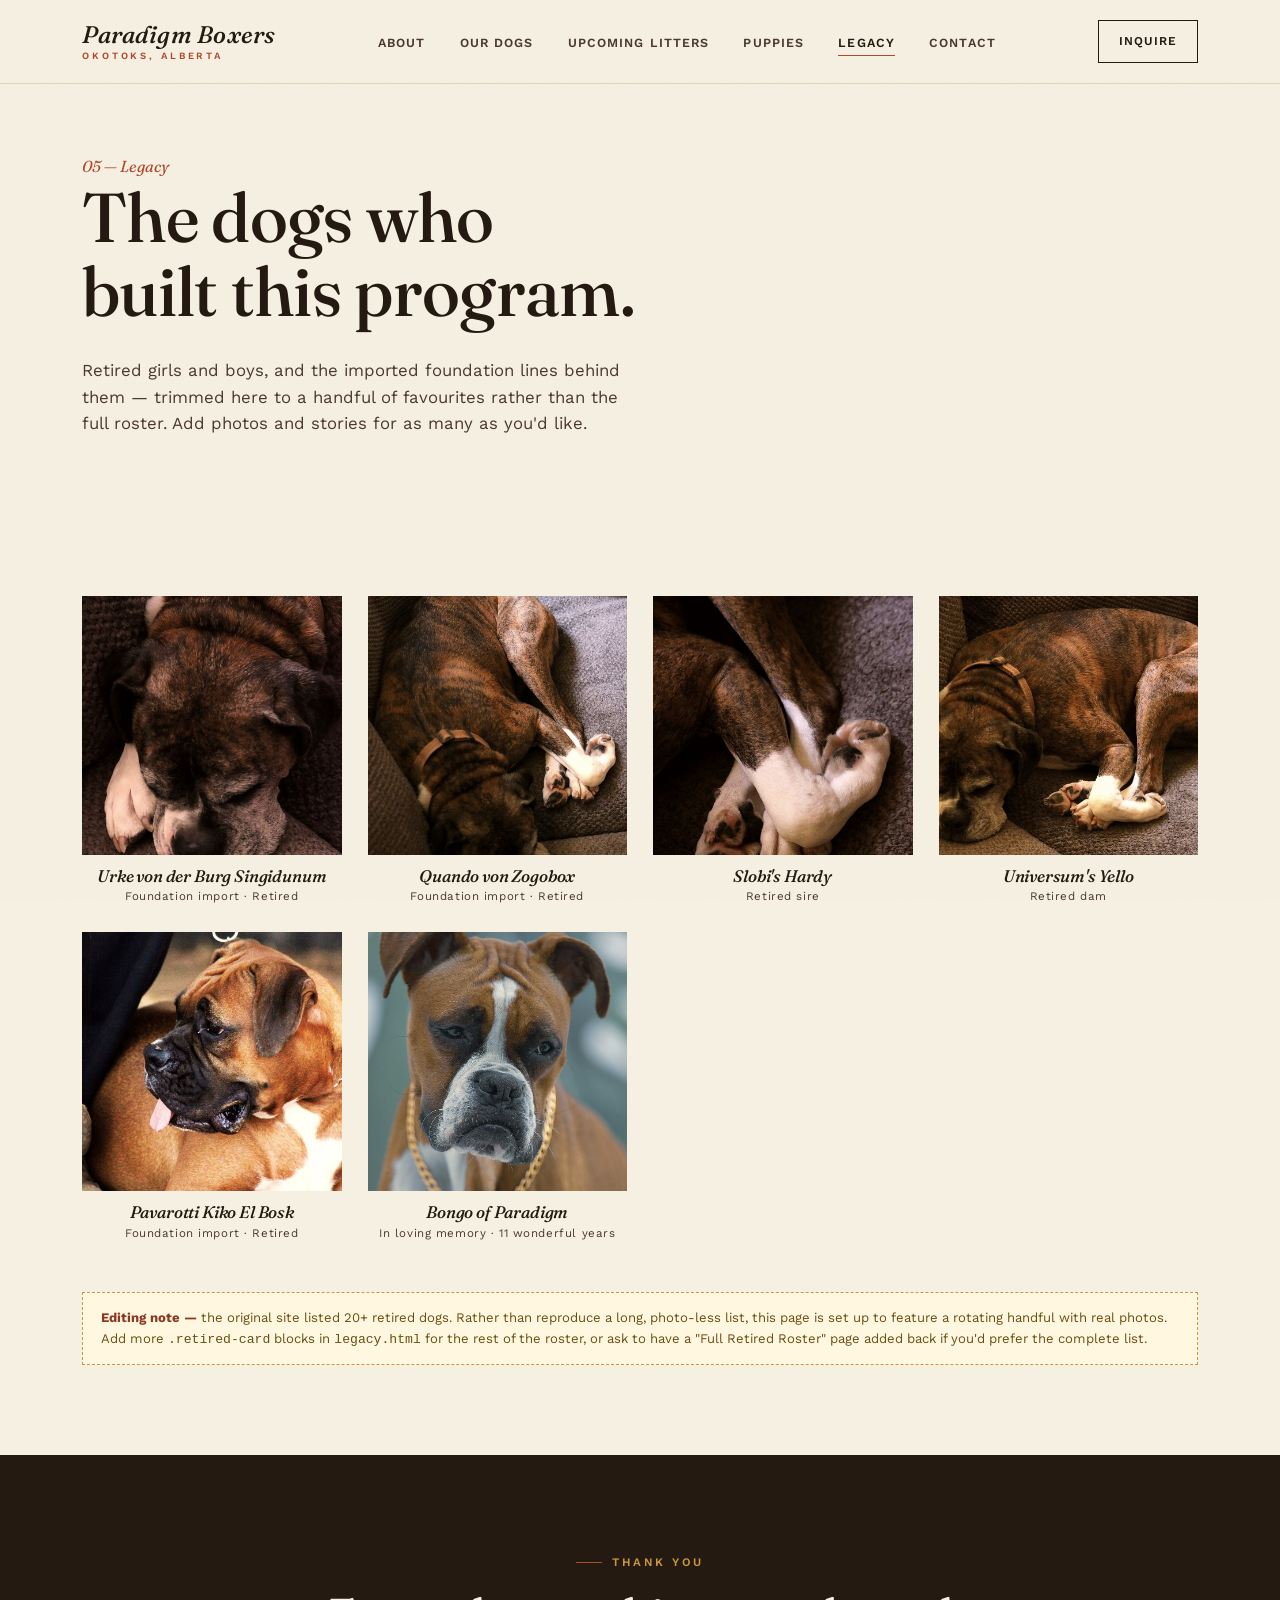
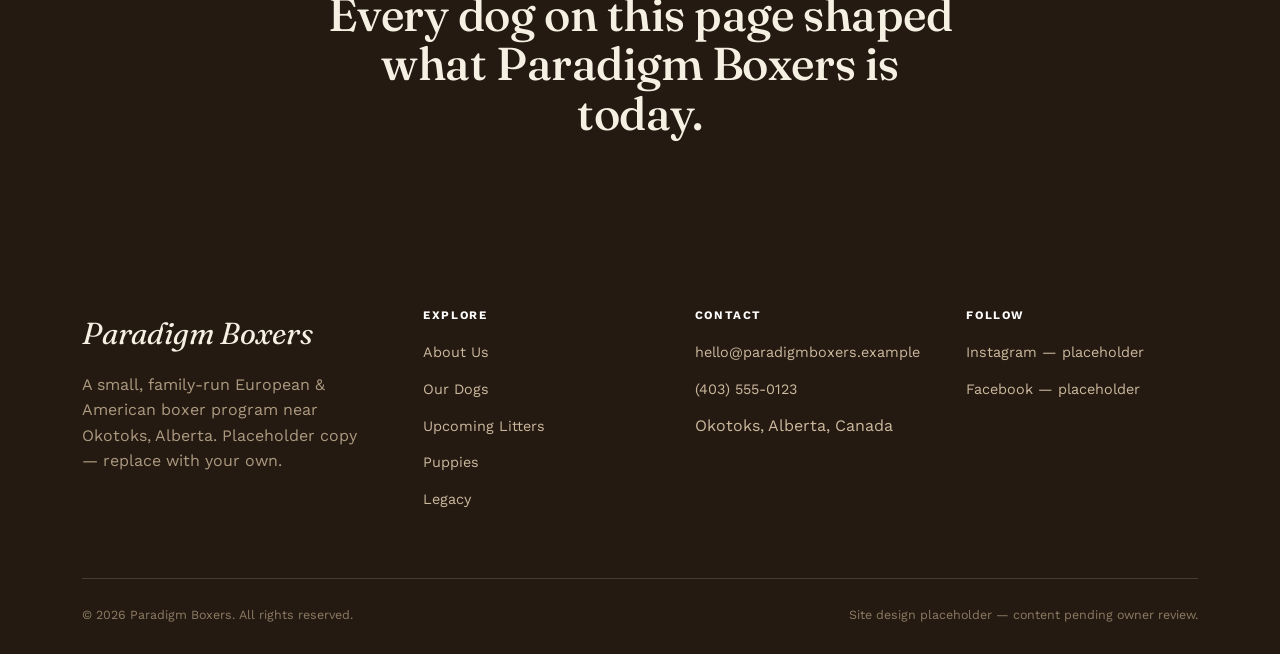
<file: legacy.html>
<!DOCTYPE html>
<html lang="en">
<head>
<meta charset="UTF-8">
<meta name="viewport" content="width=device-width, initial-scale=1.0">
<meta name="color-scheme" content="light">
<title>Legacy — Paradigm Boxers</title>
<meta name="description" content="Honouring the retired dogs and foundation bloodlines of Paradigm Boxers.">
<script>document.documentElement.classList.add("js")</script>
<link rel="stylesheet" href="styles.css">
</head>
<body>

<header class="site-header">
  <nav class="nav">
    <a href="index.html" class="logo">Paradigm Boxers<small>Okotoks, Alberta</small></a>
    <ul class="nav-links">
      <li><a href="about.html">About</a></li>
      <li><a href="our-dogs.html">Our Dogs</a></li>
      <li><a href="upcoming-litters.html">Upcoming Litters</a></li>
      <li><a href="puppies.html">Puppies</a></li>
      <li><a href="legacy.html" class="active">Legacy</a></li>
      <li><a href="contact.html">Contact</a></li>
    </ul>
    <a href="contact.html" class="btn nav-cta">Inquire</a>
    <button class="menu-toggle" aria-label="Menu"><span></span><span></span><span></span></button>
  </nav>
</header>

<main>

  <div class="page-header">
    <span class="num italic">05 — Legacy</span>
    <h1>The dogs who<br>built this program.</h1>
    <p class="lede">Retired girls and boys, and the imported foundation lines behind them — trimmed here to a handful of favourites rather than the full roster. Add photos and stories for as many as you'd like.</p>
  </div>

  <section>
    <div class="wrap">
      <div class="retired-grid">

        <div class="retired-card reveal">
          <div class="retired-photo"><img src="images/retired-1.jpg" alt="Retired boxer"></div>
          <h4>Urke <span class="italic">von der Burg Singidunum</span></h4>
          <div class="years">Foundation import · Retired</div>
        </div>

        <div class="retired-card reveal">
          <div class="retired-photo"><img src="images/retired-2.jpg" alt="Retired boxer"></div>
          <h4>Quando <span class="italic">von Zogobox</span></h4>
          <div class="years">Foundation import · Retired</div>
        </div>

        <div class="retired-card reveal">
          <div class="retired-photo"><img src="images/retired-3.jpg" alt="Retired boxer"></div>
          <h4>Slobi's <span class="italic">Hardy</span></h4>
          <div class="years">Retired sire</div>
        </div>

        <div class="retired-card reveal">
          <div class="retired-photo"><img src="images/retired-4.jpg" alt="Retired boxer"></div>
          <h4>Universum's <span class="italic">Yello</span></h4>
          <div class="years">Retired dam</div>
        </div>

        <div class="retired-card reveal">
          <div class="retired-photo"><img src="images/retired-5.jpg" alt="Retired boxer"></div>
          <h4>Pavarotti <span class="italic">Kiko El Bosk</span></h4>
          <div class="years">Foundation import · Retired</div>
        </div>

        <div class="retired-card reveal">
          <div class="retired-photo"><img src="images/boy-bongo.jpg" alt="Bongo of Paradigm"></div>
          <h4>Bongo <span class="italic">of Paradigm</span></h4>
          <div class="years">In loving memory · 11 wonderful years</div>
        </div>

      </div>

      <div class="editnote" style="margin-top:50px;">
        <strong>Editing note —</strong> the original site listed 20+ retired dogs. Rather than reproduce a long, photo-less list, this page is set up to feature a rotating handful with real photos. Add more <code>.retired-card</code> blocks in <code>legacy.html</code> for the rest of the roster, or ask to have a "Full Retired Roster" page added back if you'd prefer the complete list.
      </div>
    </div>
  </section>

  <section class="band-dark">
    <div class="wrap" style="text-align:center;">
      <span class="kicker" style="justify-content:center; color:var(--gold);">Thank You</span>
      <h2 style="max-width:640px; margin:0 auto;">Every dog on this page shaped what Paradigm Boxers is today.</h2>
    </div>
  </section>

</main>

<footer class="site-footer">
  <div class="wrap">
    <div class="footer-top">
      <div>
        <span class="footer-logo">Paradigm Boxers</span>
        <p style="max-width:280px; color:#AC9A80;">A small, family-run European &amp; American boxer program near Okotoks, Alberta. Placeholder copy — replace with your own.</p>
      </div>
      <div class="footer-col">
        <h4>Explore</h4>
        <ul>
          <li><a href="about.html">About Us</a></li>
          <li><a href="our-dogs.html">Our Dogs</a></li>
          <li><a href="upcoming-litters.html">Upcoming Litters</a></li>
          <li><a href="puppies.html">Puppies</a></li>
          <li><a href="legacy.html">Legacy</a></li>
        </ul>
      </div>
      <div class="footer-col">
        <h4>Contact</h4>
        <ul>
          <li><a href="mailto:hello@paradigmboxers.example">hello@paradigmboxers.example</a></li>
          <li><a href="tel:+14035550123">(403) 555-0123</a></li>
          <li>Okotoks, Alberta, Canada</li>
        </ul>
      </div>
      <div class="footer-col">
        <h4>Follow</h4>
        <ul>
          <li><a href="#">Instagram — placeholder</a></li>
          <li><a href="#">Facebook — placeholder</a></li>
        </ul>
      </div>
    </div>
    <div class="footer-bottom">
      <span>© 2026 Paradigm Boxers. All rights reserved.</span>
      <span>Site design placeholder — content pending owner review.</span>
    </div>
  </div>
</footer>

<script src="script.js"></script>
</body>
</html>
</file>
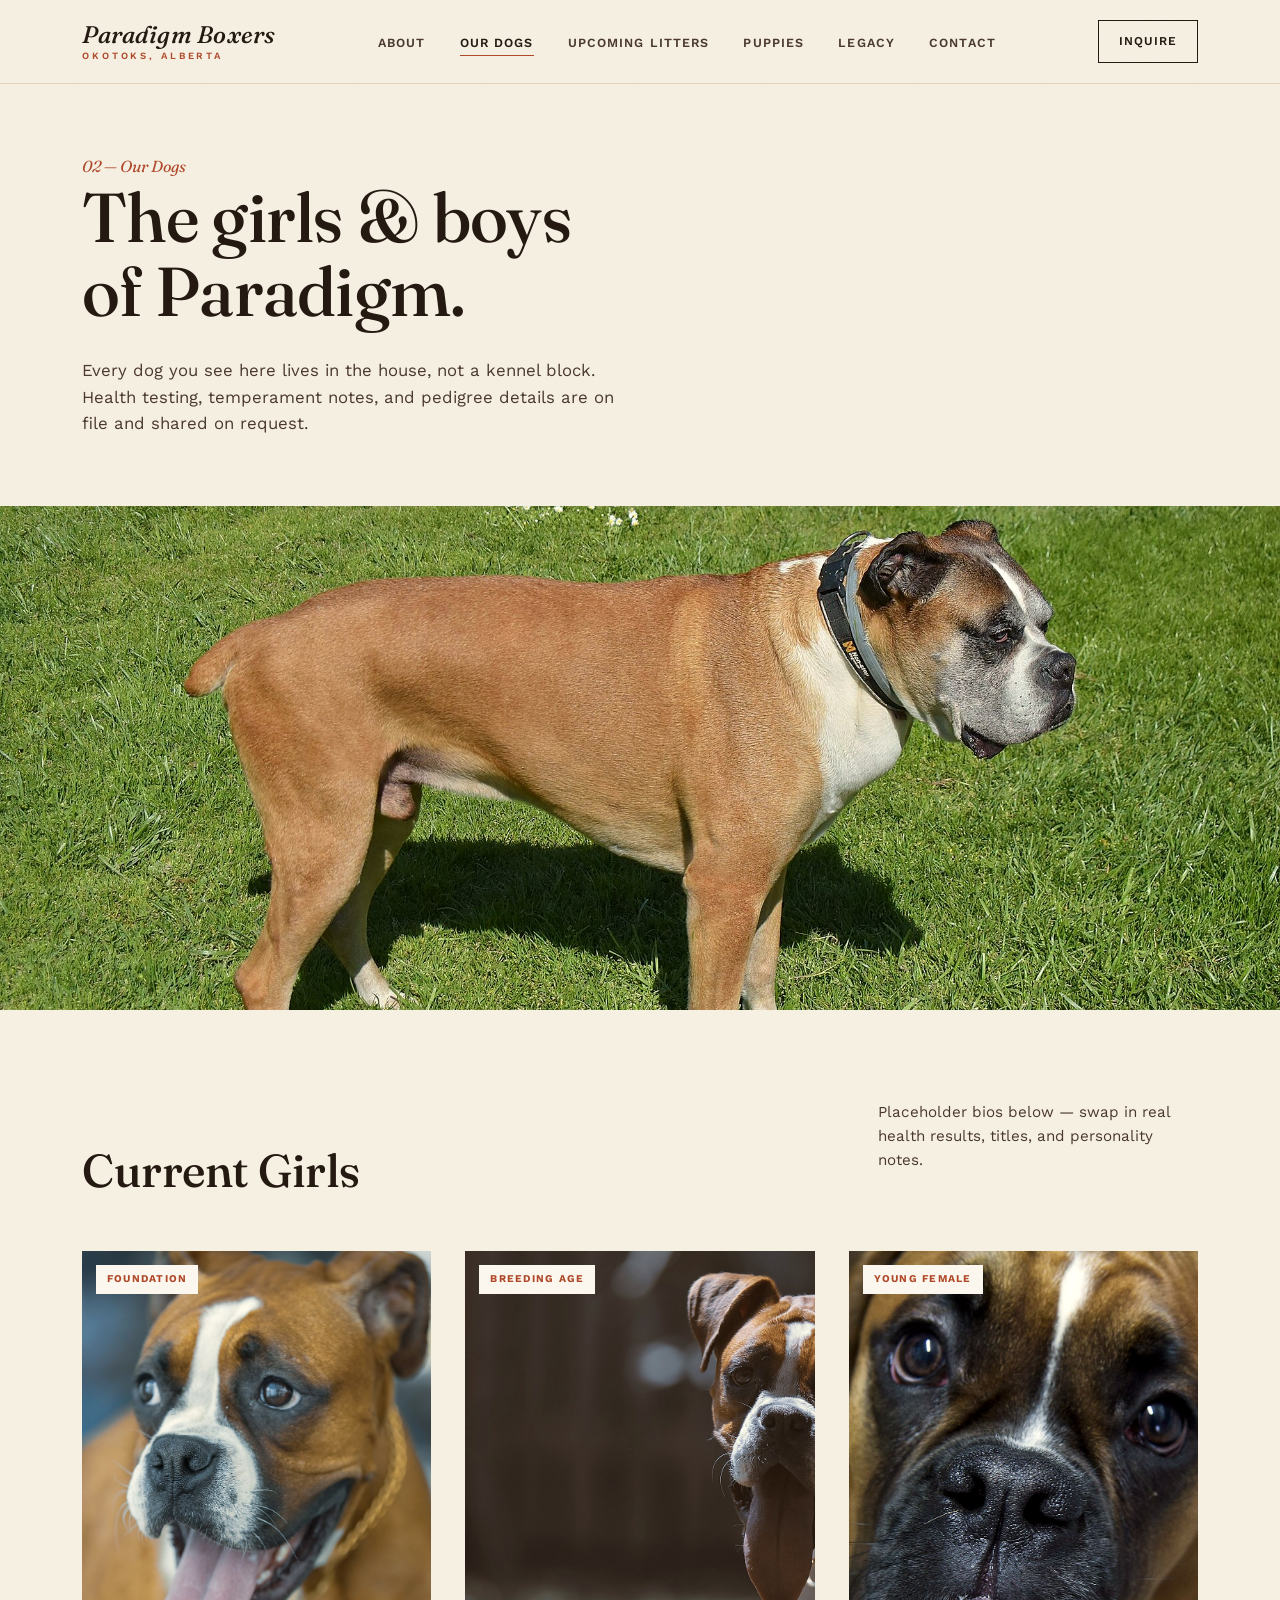
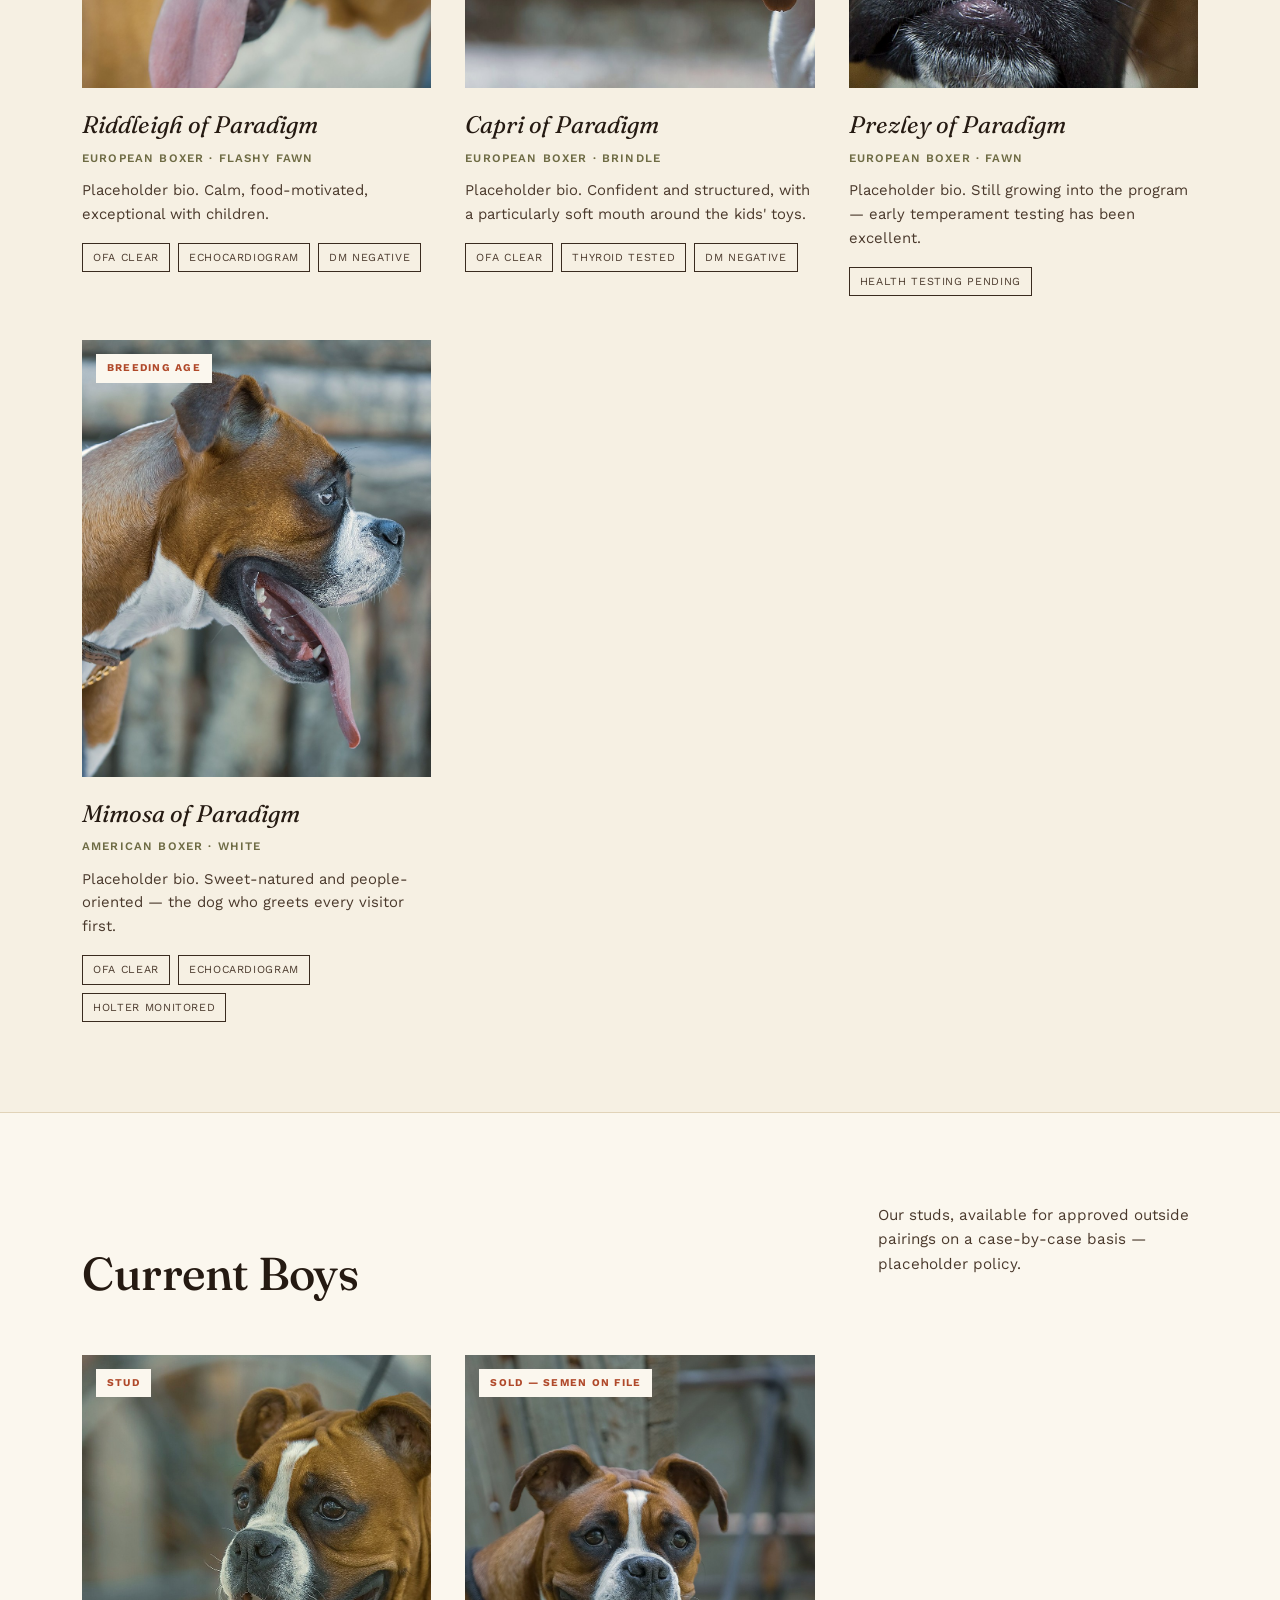
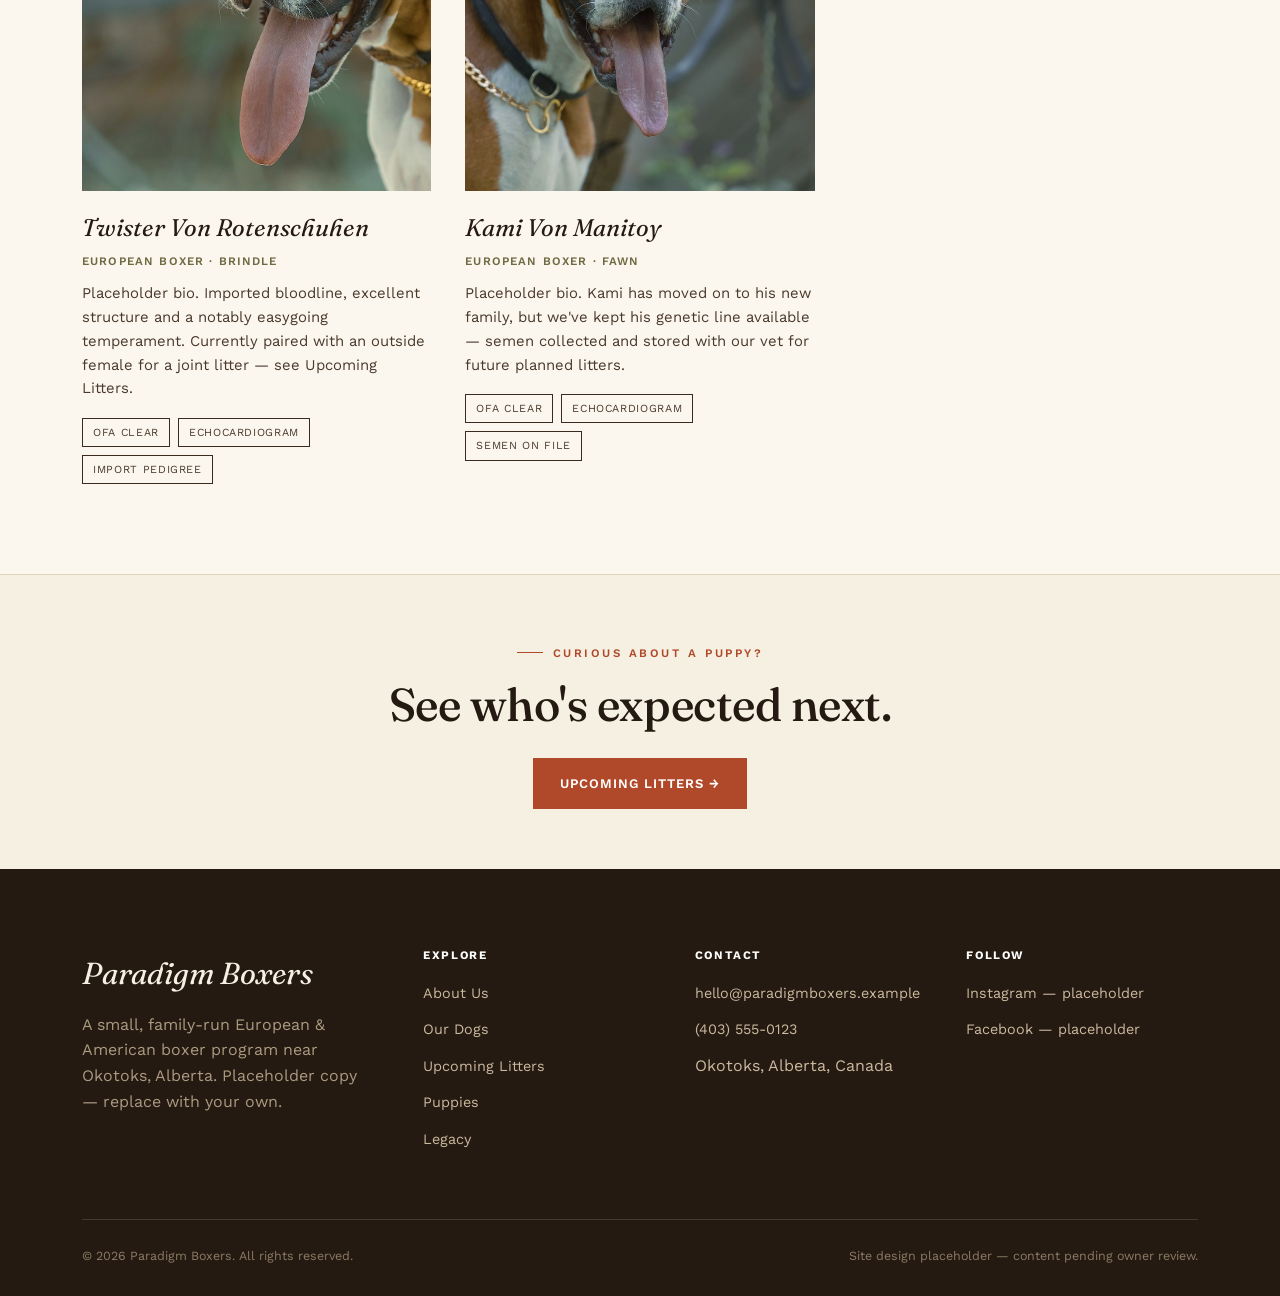
<file: our-dogs.html>
<!DOCTYPE html>
<html lang="en">
<head>
<meta charset="UTF-8">
<meta name="viewport" content="width=device-width, initial-scale=1.0">
<meta name="color-scheme" content="light">
<title>Our Dogs — Paradigm Boxers</title>
<meta name="description" content="Meet the current girls and boys of the Paradigm Boxers breeding program.">
<script>document.documentElement.classList.add("js")</script>
<link rel="stylesheet" href="styles.css">
</head>
<body>

<header class="site-header">
  <nav class="nav">
    <a href="index.html" class="logo">Paradigm Boxers<small>Okotoks, Alberta</small></a>
    <ul class="nav-links">
      <li><a href="about.html">About</a></li>
      <li><a href="our-dogs.html" class="active">Our Dogs</a></li>
      <li><a href="upcoming-litters.html">Upcoming Litters</a></li>
      <li><a href="puppies.html">Puppies</a></li>
      <li><a href="legacy.html">Legacy</a></li>
      <li><a href="contact.html">Contact</a></li>
    </ul>
    <a href="contact.html" class="btn nav-cta">Inquire</a>
    <button class="menu-toggle" aria-label="Menu"><span></span><span></span><span></span></button>
  </nav>
</header>

<main>

  <div class="page-header">
    <span class="num italic">02 — Our Dogs</span>
    <h1>The girls &amp; boys<br>of Paradigm.</h1>
    <p class="lede">Every dog you see here lives in the house, not a kennel block. Health testing, temperament notes, and pedigree details are on file and shared on request.</p>
  </div>

  <div class="page-banner">
    <img src="images/our-dogs-banner.jpg" alt="Boxer dogs at Paradigm Boxers">
  </div>

  <!-- GIRLS -->
  <section>
    <div class="wrap">
      <div class="section-head reveal">
        <h2>Current Girls</h2>
        <p class="side-note">Placeholder bios below — swap in real health results, titles, and personality notes.</p>
      </div>
      <div class="dog-grid">

        <div class="dog-card reveal">
          <div class="dog-photo">
            <img src="images/girl-riddleigh.jpg" alt="Riddleigh of Paradigm">
            <span class="status-pill">Foundation</span>
          </div>
          <div class="dog-name">Riddleigh <span class="italic">of Paradigm</span></div>
          <div class="dog-meta">European Boxer · Flashy Fawn</div>
          <p class="dog-desc">Placeholder bio. Calm, food-motivated, exceptional with children.</p>
          <div class="dog-tags"><span>OFA Clear</span><span>Echocardiogram</span><span>DM Negative</span></div>
        </div>

        <div class="dog-card reveal">
          <div class="dog-photo">
            <img src="images/girl-capri.jpg" alt="Capri of Paradigm">
            <span class="status-pill">Breeding Age</span>
          </div>
          <div class="dog-name">Capri <span class="italic">of Paradigm</span></div>
          <div class="dog-meta">European Boxer · Brindle</div>
          <p class="dog-desc">Placeholder bio. Confident and structured, with a particularly soft mouth around the kids' toys.</p>
          <div class="dog-tags"><span>OFA Clear</span><span>Thyroid Tested</span><span>DM Negative</span></div>
        </div>

        <div class="dog-card reveal">
          <div class="dog-photo">
            <img src="images/girl-prezley.jpg" alt="Prezley of Paradigm">
            <span class="status-pill">Young Female</span>
          </div>
          <div class="dog-name">Prezley <span class="italic">of Paradigm</span></div>
          <div class="dog-meta">European Boxer · Fawn</div>
          <p class="dog-desc">Placeholder bio. Still growing into the program — early temperament testing has been excellent.</p>
          <div class="dog-tags"><span>Health Testing Pending</span></div>
        </div>

        <div class="dog-card reveal">
          <div class="dog-photo">
            <img src="images/girl-mimosa.jpg" alt="Mimosa of Paradigm">
            <span class="status-pill">Breeding Age</span>
          </div>
          <div class="dog-name">Mimosa <span class="italic">of Paradigm</span></div>
          <div class="dog-meta">American Boxer · White</div>
          <p class="dog-desc">Placeholder bio. Sweet-natured and people-oriented — the dog who greets every visitor first.</p>
          <div class="dog-tags"><span>OFA Clear</span><span>Echocardiogram</span><span>Holter Monitored</span></div>
        </div>

      </div>
    </div>
  </section>

  <!-- BOYS -->
  <section class="band">
    <div class="wrap">
      <div class="section-head reveal">
        <h2>Current Boys</h2>
        <p class="side-note">Our studs, available for approved outside pairings on a case-by-case basis — placeholder policy.</p>
      </div>
      <div class="dog-grid">

        <div class="dog-card reveal">
          <div class="dog-photo">
            <img src="images/boy-twister.jpg" alt="Twister Von Rotenschuhen">
            <span class="status-pill">Stud</span>
          </div>
          <div class="dog-name">Twister <span class="italic">Von Rotenschuhen</span></div>
          <div class="dog-meta">European Boxer · Brindle</div>
          <p class="dog-desc">Placeholder bio. Imported bloodline, excellent structure and a notably easygoing temperament. Currently paired with an outside female for a joint litter — see Upcoming Litters.</p>
          <div class="dog-tags"><span>OFA Clear</span><span>Echocardiogram</span><span>Import Pedigree</span></div>
        </div>

        <div class="dog-card reveal">
          <div class="dog-photo">
            <img src="images/boy-kami.jpg" alt="Kami Von Manitoy">
            <span class="status-pill">Sold — Semen On File</span>
          </div>
          <div class="dog-name">Kami <span class="italic">Von Manitoy</span></div>
          <div class="dog-meta">European Boxer · Fawn</div>
          <p class="dog-desc">Placeholder bio. Kami has moved on to his new family, but we've kept his genetic line available — semen collected and stored with our vet for future planned litters.</p>
          <div class="dog-tags"><span>OFA Clear</span><span>Echocardiogram</span><span>Semen On File</span></div>
        </div>

      </div>
    </div>
  </section>

  <section class="tight">
    <div class="wrap" style="text-align:center; max-width:600px; margin:0 auto;">
      <span class="kicker" style="justify-content:center;">Curious About A Puppy?</span>
      <h2>See who's expected next.</h2>
      <a href="upcoming-litters.html" class="btn primary" style="margin-top:10px;">Upcoming Litters →</a>
    </div>
  </section>

</main>

<footer class="site-footer">
  <div class="wrap">
    <div class="footer-top">
      <div>
        <span class="footer-logo">Paradigm Boxers</span>
        <p style="max-width:280px; color:#AC9A80;">A small, family-run European &amp; American boxer program near Okotoks, Alberta. Placeholder copy — replace with your own.</p>
      </div>
      <div class="footer-col">
        <h4>Explore</h4>
        <ul>
          <li><a href="about.html">About Us</a></li>
          <li><a href="our-dogs.html">Our Dogs</a></li>
          <li><a href="upcoming-litters.html">Upcoming Litters</a></li>
          <li><a href="puppies.html">Puppies</a></li>
          <li><a href="legacy.html">Legacy</a></li>
        </ul>
      </div>
      <div class="footer-col">
        <h4>Contact</h4>
        <ul>
          <li><a href="mailto:hello@paradigmboxers.example">hello@paradigmboxers.example</a></li>
          <li><a href="tel:+14035550123">(403) 555-0123</a></li>
          <li>Okotoks, Alberta, Canada</li>
        </ul>
      </div>
      <div class="footer-col">
        <h4>Follow</h4>
        <ul>
          <li><a href="#">Instagram — placeholder</a></li>
          <li><a href="#">Facebook — placeholder</a></li>
        </ul>
      </div>
    </div>
    <div class="footer-bottom">
      <span>© 2026 Paradigm Boxers. All rights reserved.</span>
      <span>Site design placeholder — content pending owner review.</span>
    </div>
  </div>
</footer>

<script src="script.js"></script>
</body>
</html>
</file>
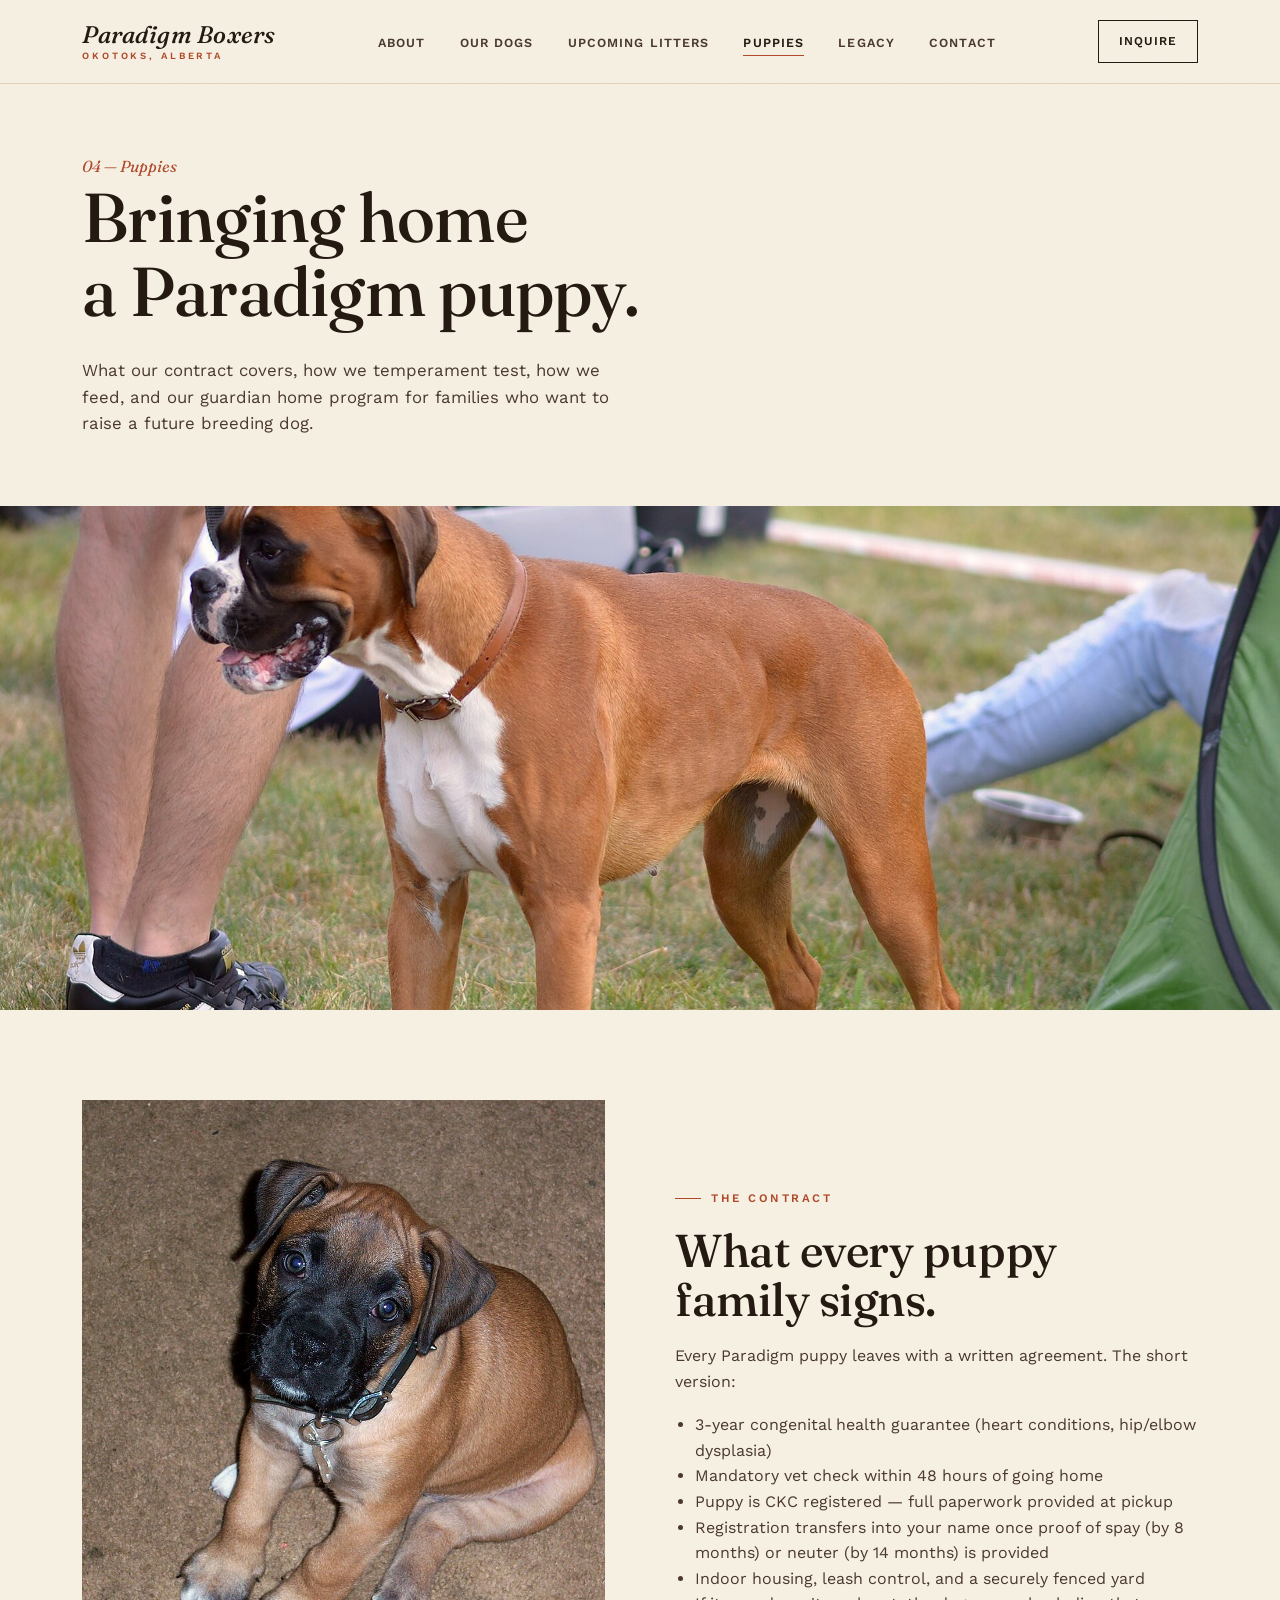
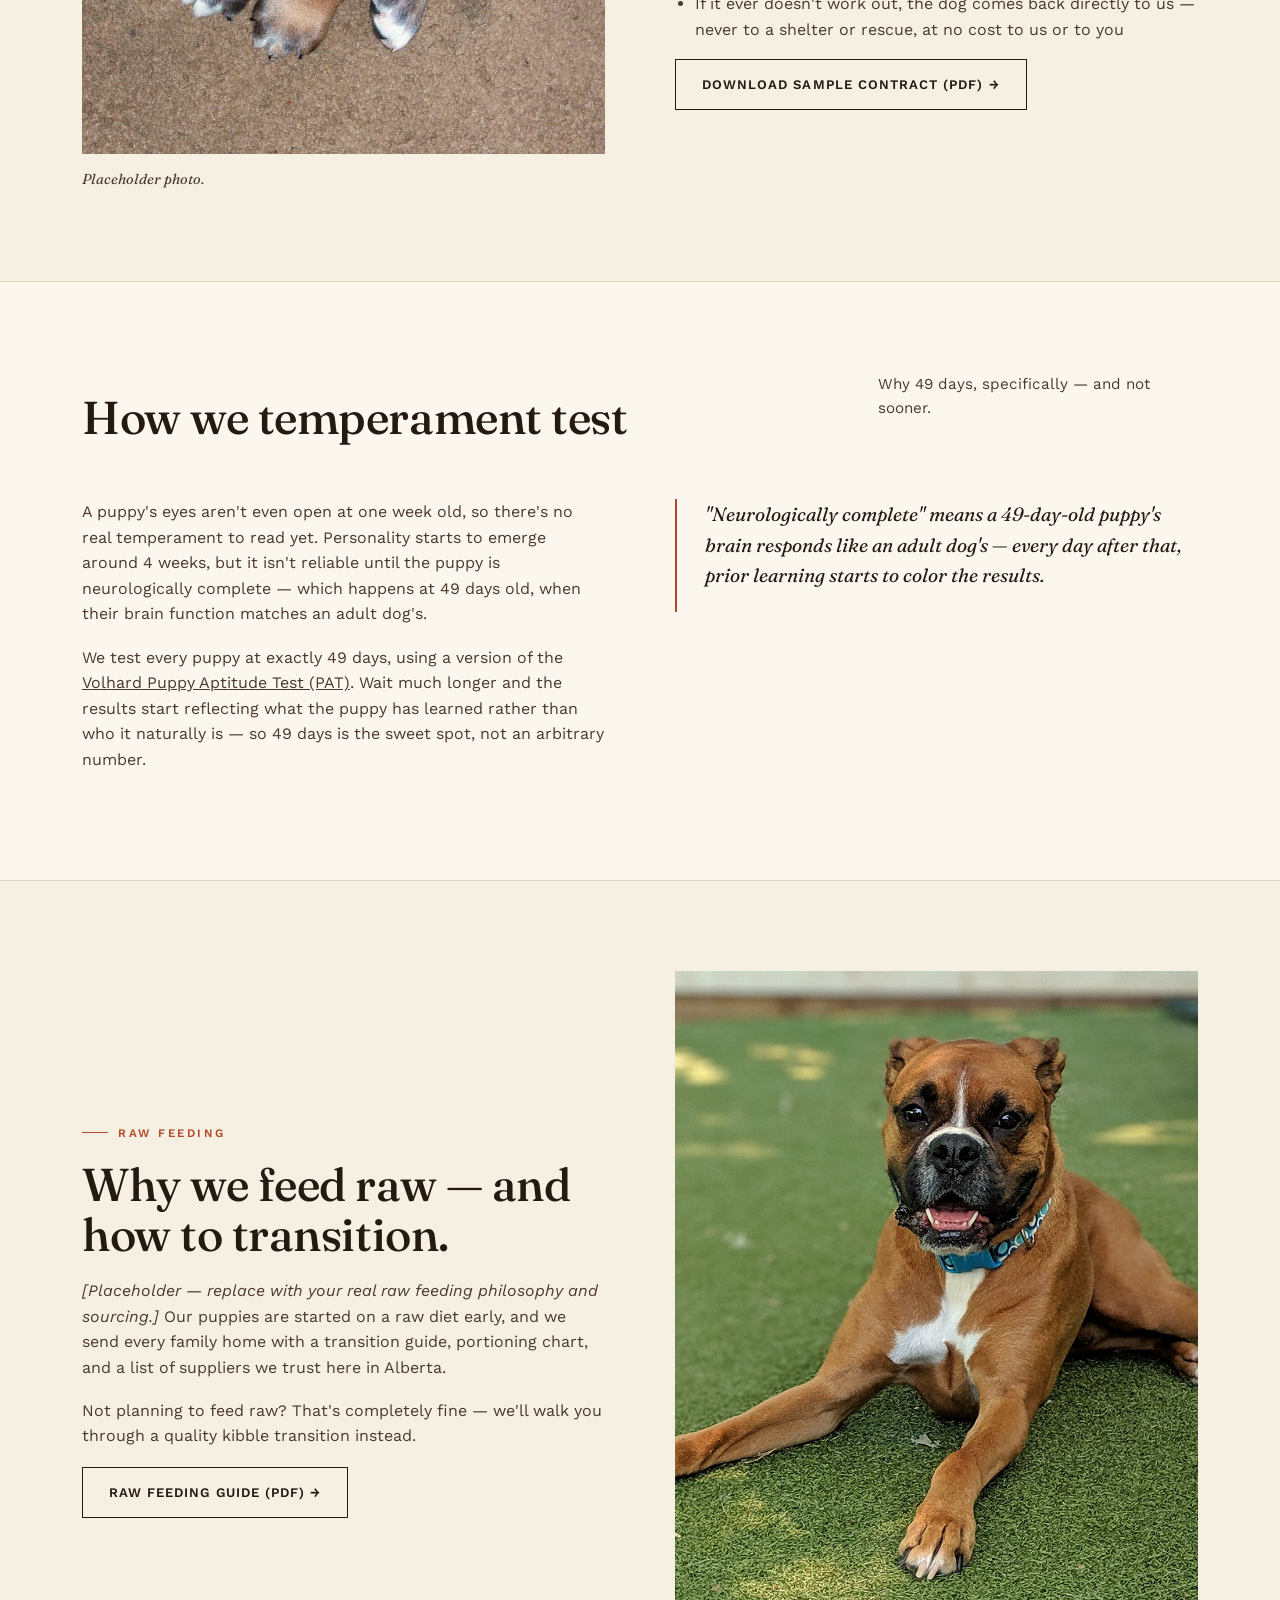
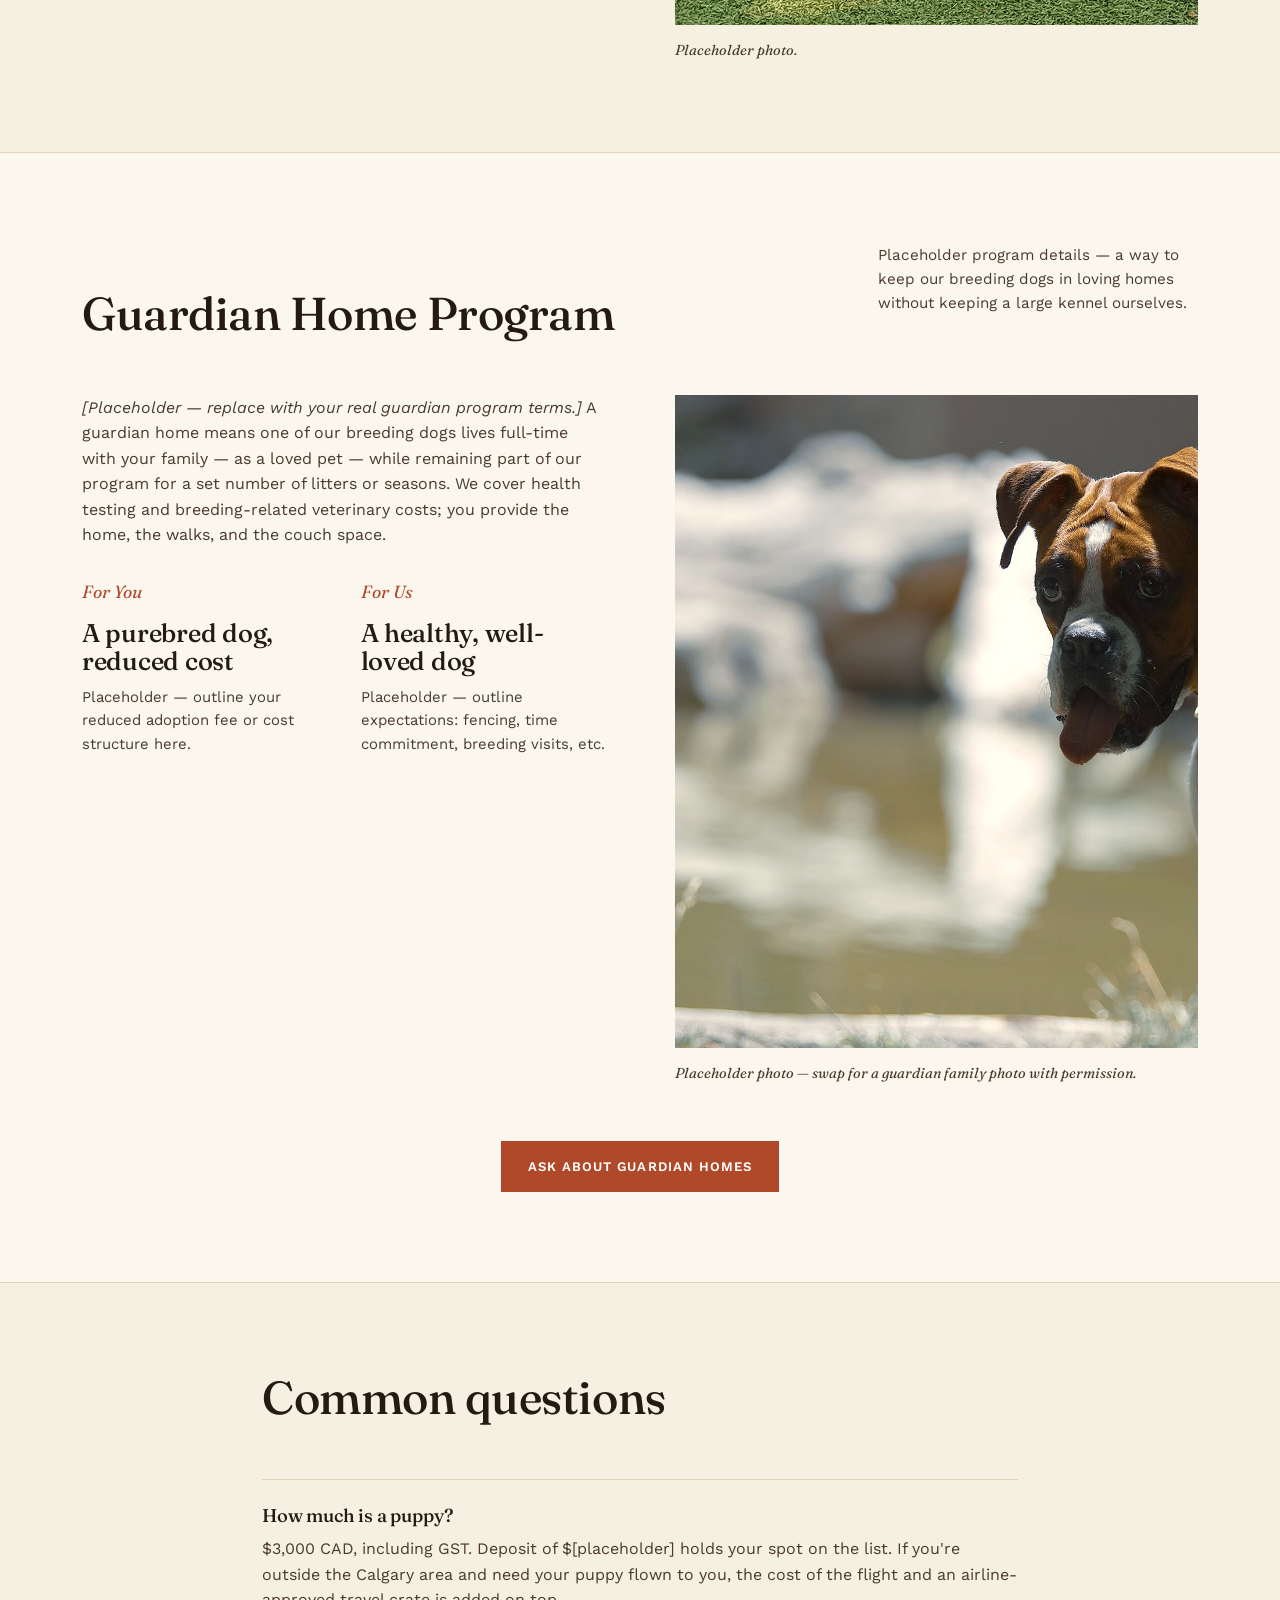
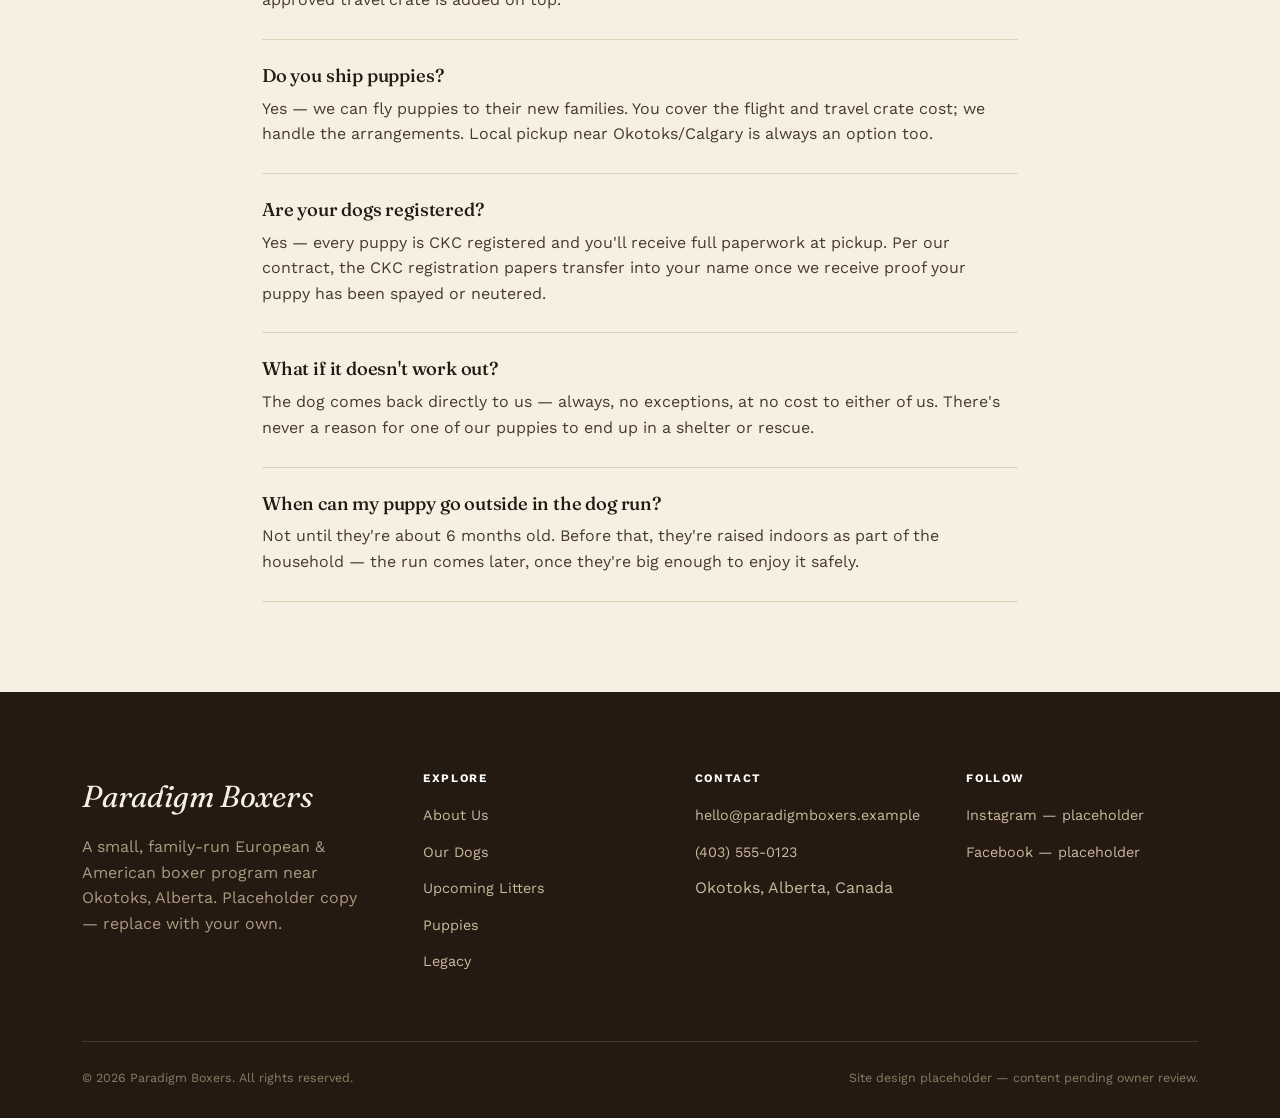
<file: puppies.html>
<!DOCTYPE html>
<html lang="en">
<head>
<meta charset="UTF-8">
<meta name="viewport" content="width=device-width, initial-scale=1.0">
<meta name="color-scheme" content="light">
<title>Puppies — Paradigm Boxers</title>
<meta name="description" content="What to expect when bringing home a Paradigm Boxers puppy — contract, raw feeding, and our guardian home program.">
<script>document.documentElement.classList.add("js")</script>
<link rel="stylesheet" href="styles.css">
</head>
<body>

<header class="site-header">
  <nav class="nav">
    <a href="index.html" class="logo">Paradigm Boxers<small>Okotoks, Alberta</small></a>
    <ul class="nav-links">
      <li><a href="about.html">About</a></li>
      <li><a href="our-dogs.html">Our Dogs</a></li>
      <li><a href="upcoming-litters.html">Upcoming Litters</a></li>
      <li><a href="puppies.html" class="active">Puppies</a></li>
      <li><a href="legacy.html">Legacy</a></li>
      <li><a href="contact.html">Contact</a></li>
    </ul>
    <a href="contact.html" class="btn nav-cta">Inquire</a>
    <button class="menu-toggle" aria-label="Menu"><span></span><span></span><span></span></button>
  </nav>
</header>

<main>

  <div class="page-header">
    <span class="num italic">04 — Puppies</span>
    <h1>Bringing home<br>a Paradigm puppy.</h1>
    <p class="lede">What our contract covers, how we temperament test, how we feed, and our guardian home program for families who want to raise a future breeding dog.</p>
  </div>

  <div class="page-banner">
    <img src="images/puppies-banner.jpg" alt="Boxer puppy">
  </div>

  <!-- CONTRACT -->
  <section>
    <div class="wrap split reveal">
      <div class="split-media">
        <img src="images/puppies-1.jpg" alt="Boxer puppies">
        <div class="caption">Placeholder photo.</div>
      </div>
      <div class="split-copy">
        <span class="kicker">The Contract</span>
        <h2>What every puppy family signs.</h2>
        <p>Every Paradigm puppy leaves with a written agreement. The short version:</p>
        <ul style="color:var(--ink-soft); padding-left:20px;">
          <li>3-year congenital health guarantee (heart conditions, hip/elbow dysplasia)</li>
          <li>Mandatory vet check within 48 hours of going home</li>
          <li>Puppy is CKC registered — full paperwork provided at pickup</li>
          <li>Registration transfers into your name once proof of spay (by 8 months) or neuter (by 14 months) is provided</li>
          <li>Indoor housing, leash control, and a securely fenced yard</li>
          <li>If it ever doesn't work out, the dog comes back directly to us — never to a shelter or rescue, at no cost to us or to you</li>
        </ul>
        <a href="paradigm-boxers-sample-contract.pdf" class="btn" target="_blank">Download Sample Contract (PDF) →</a>
      </div>
    </div>
  </section>

  <!-- TEMPERAMENT TESTING -->
  <section class="band">
    <div class="wrap">
      <div class="section-head reveal">
        <h2>How we temperament test</h2>
        <p class="side-note">Why 49 days, specifically — and not sooner.</p>
      </div>
      <div class="split reveal" style="align-items:flex-start;">
        <div class="split-copy">
          <p>A puppy's eyes aren't even open at one week old, so there's no real temperament to read yet. Personality starts to emerge around 4 weeks, but it isn't reliable until the puppy is neurologically complete — which happens at 49 days old, when their brain function matches an adult dog's.</p>
          <p>We test every puppy at exactly 49 days, using a version of the <a href="https://www.volharddognutrition.com/choosing-your-puppy-pat/" target="_blank" rel="noopener">Volhard Puppy Aptitude Test (PAT)</a>. Wait much longer and the results start reflecting what the puppy has learned rather than who it naturally is — so 49 days is the sweet spot, not an arbitrary number.</p>
        </div>
        <div class="split-copy" style="border-left:2px solid var(--rust); padding-left:28px;">
          <p style="font-family:'Fraunces',serif; font-style:italic; font-size:1.2rem; color:var(--ink);">"Neurologically complete" means a 49-day-old puppy's brain responds like an adult dog's — every day after that, prior learning starts to color the results.</p>
        </div>
      </div>
    </div>
  </section>

  <!-- RAW FEEDING -->
  <section>
    <div class="wrap split reverse reveal">
      <div class="split-media">
        <img src="images/puppies-3.jpg" alt="Boxer puppy eating">
        <div class="caption">Placeholder photo.</div>
      </div>
      <div class="split-copy">
        <span class="kicker">Raw Feeding</span>
        <h2>Why we feed raw — and how to transition.</h2>
        <p><em>[Placeholder — replace with your real raw feeding philosophy and sourcing.]</em> Our puppies are started on a raw diet early, and we send every family home with a transition guide, portioning chart, and a list of suppliers we trust here in Alberta.</p>
        <p>Not planning to feed raw? That's completely fine — we'll walk you through a quality kibble transition instead.</p>
        <a href="#" class="btn">Raw Feeding Guide (PDF) →</a>
      </div>
    </div>
  </section>

  <!-- GUARDIAN HOMES -->
  <section class="band">
    <div class="wrap">
      <div class="section-head reveal">
        <h2>Guardian Home Program</h2>
        <p class="side-note">Placeholder program details — a way to keep our breeding dogs in loving homes without keeping a large kennel ourselves.</p>
      </div>
      <div class="split reveal" style="align-items:flex-start;">
        <div class="split-copy">
          <p><em>[Placeholder — replace with your real guardian program terms.]</em> A guardian home means one of our breeding dogs lives full-time with your family — as a loved pet — while remaining part of our program for a set number of litters or seasons. We cover health testing and breeding-related veterinary costs; you provide the home, the walks, and the couch space.</p>
          <div class="numbered-list" style="grid-template-columns:1fr 1fr; margin-top:30px;">
            <div class="numbered-item">
              <span class="num">For You</span>
              <h3>A purebred dog, reduced cost</h3>
              <p>Placeholder — outline your reduced adoption fee or cost structure here.</p>
            </div>
            <div class="numbered-item">
              <span class="num">For Us</span>
              <h3>A healthy, well-loved dog</h3>
              <p>Placeholder — outline expectations: fencing, time commitment, breeding visits, etc.</p>
            </div>
          </div>
        </div>
        <div class="split-media">
          <img src="images/guardian-1.jpg" alt="Guardian home boxer dog">
          <div class="caption">Placeholder photo — swap for a guardian family photo with permission.</div>
        </div>
      </div>
      <div style="text-align:center; margin-top:56px;">
        <a href="contact.html" class="btn primary">Ask About Guardian Homes</a>
      </div>
    </div>
  </section>

  <!-- FAQ -->
  <section>
    <div class="wrap" style="max-width:820px;">
      <div class="section-head reveal">
        <h2>Common questions</h2>
      </div>
      <div class="faq-item reveal">
        <h3>How much is a puppy?</h3>
        <p>$3,000 CAD, including GST. Deposit of $[placeholder] holds your spot on the list. If you're outside the Calgary area and need your puppy flown to you, the cost of the flight and an airline-approved travel crate is added on top.</p>
      </div>
      <div class="faq-item reveal">
        <h3>Do you ship puppies?</h3>
        <p>Yes — we can fly puppies to their new families. You cover the flight and travel crate cost; we handle the arrangements. Local pickup near Okotoks/Calgary is always an option too.</p>
      </div>
      <div class="faq-item reveal">
        <h3>Are your dogs registered?</h3>
        <p>Yes — every puppy is CKC registered and you'll receive full paperwork at pickup. Per our contract, the CKC registration papers transfer into your name once we receive proof your puppy has been spayed or neutered.</p>
      </div>
      <div class="faq-item reveal">
        <h3>What if it doesn't work out?</h3>
        <p>The dog comes back directly to us — always, no exceptions, at no cost to either of us. There's never a reason for one of our puppies to end up in a shelter or rescue.</p>
      </div>
      <div class="faq-item reveal">
        <h3>When can my puppy go outside in the dog run?</h3>
        <p>Not until they're about 6 months old. Before that, they're raised indoors as part of the household — the run comes later, once they're big enough to enjoy it safely.</p>
      </div>
    </div>
  </section>

</main>

<footer class="site-footer">
  <div class="wrap">
    <div class="footer-top">
      <div>
        <span class="footer-logo">Paradigm Boxers</span>
        <p style="max-width:280px; color:#AC9A80;">A small, family-run European &amp; American boxer program near Okotoks, Alberta. Placeholder copy — replace with your own.</p>
      </div>
      <div class="footer-col">
        <h4>Explore</h4>
        <ul>
          <li><a href="about.html">About Us</a></li>
          <li><a href="our-dogs.html">Our Dogs</a></li>
          <li><a href="upcoming-litters.html">Upcoming Litters</a></li>
          <li><a href="puppies.html">Puppies</a></li>
          <li><a href="legacy.html">Legacy</a></li>
        </ul>
      </div>
      <div class="footer-col">
        <h4>Contact</h4>
        <ul>
          <li><a href="mailto:hello@paradigmboxers.example">hello@paradigmboxers.example</a></li>
          <li><a href="tel:+14035550123">(403) 555-0123</a></li>
          <li>Okotoks, Alberta, Canada</li>
        </ul>
      </div>
      <div class="footer-col">
        <h4>Follow</h4>
        <ul>
          <li><a href="#">Instagram — placeholder</a></li>
          <li><a href="#">Facebook — placeholder</a></li>
        </ul>
      </div>
    </div>
    <div class="footer-bottom">
      <span>© 2026 Paradigm Boxers. All rights reserved.</span>
      <span>Site design placeholder — content pending owner review.</span>
    </div>
  </div>
</footer>

<script src="script.js"></script>
</body>
</html>
</file>
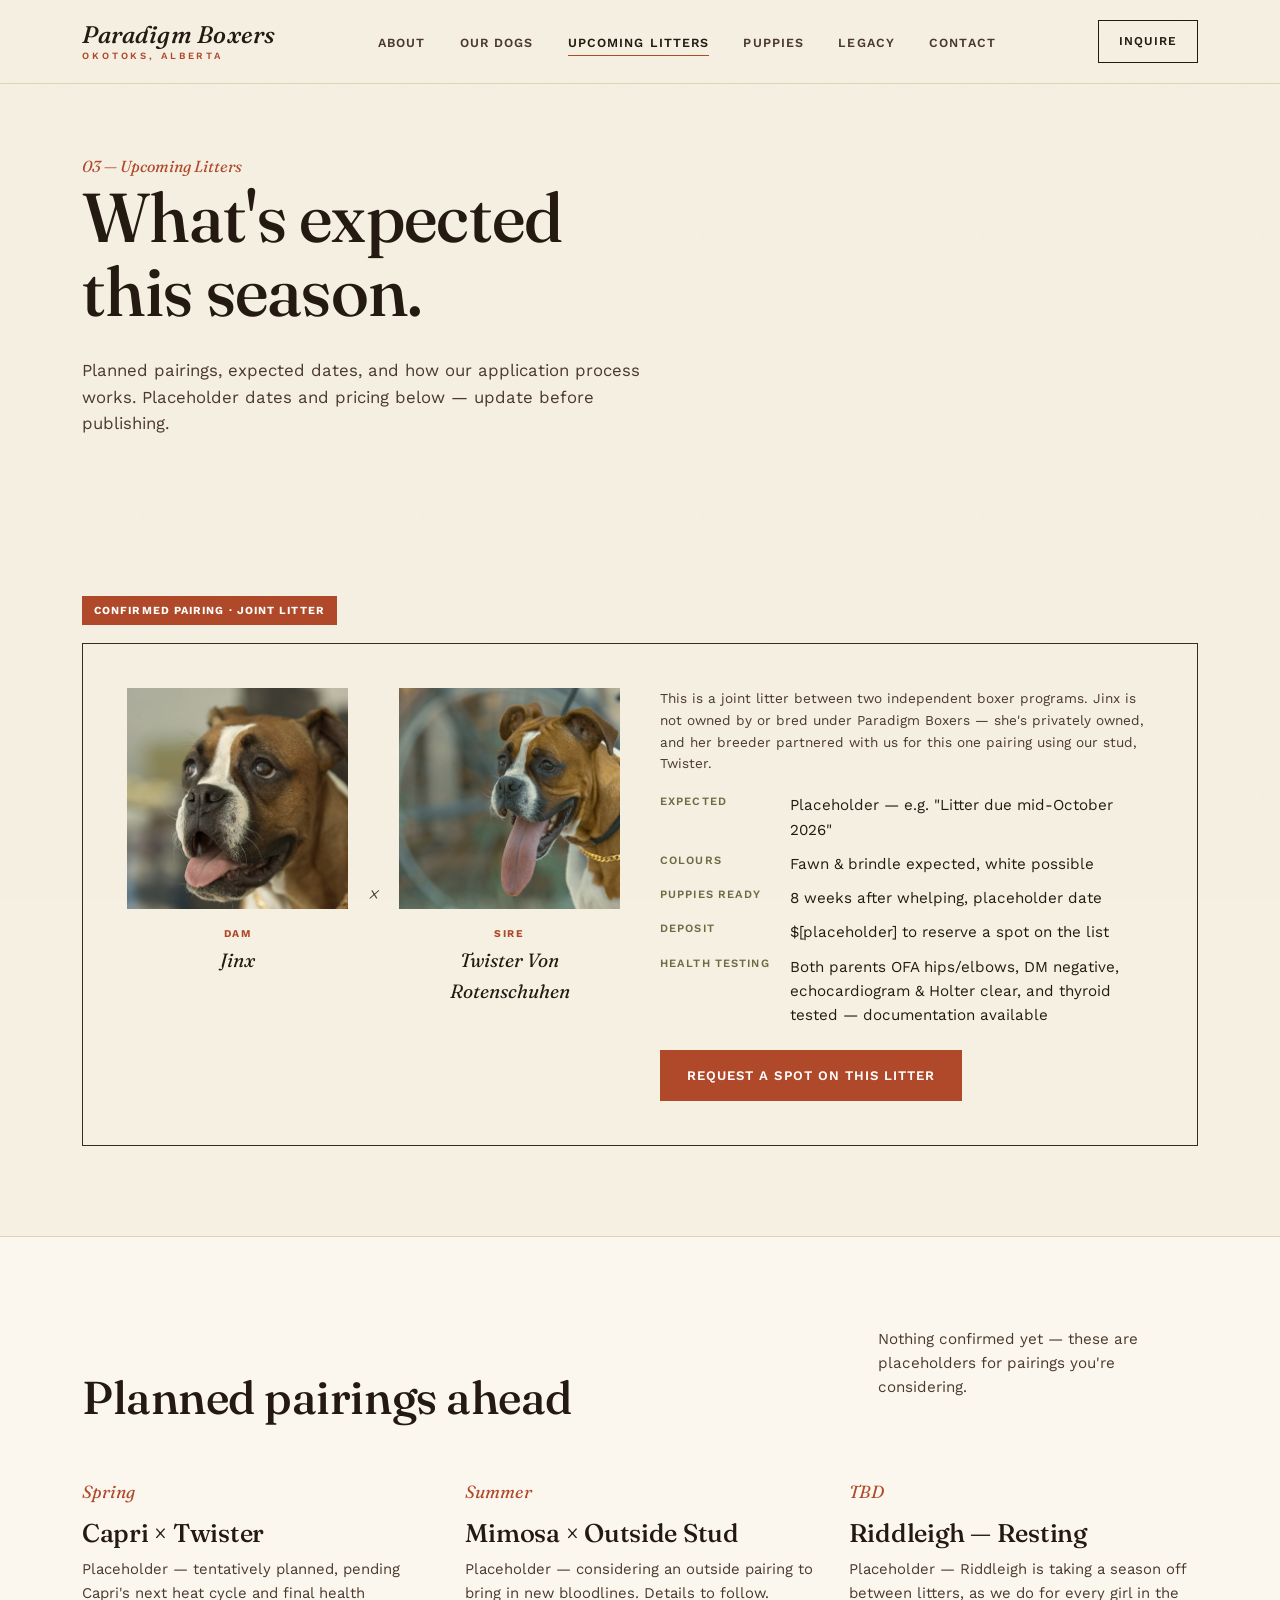
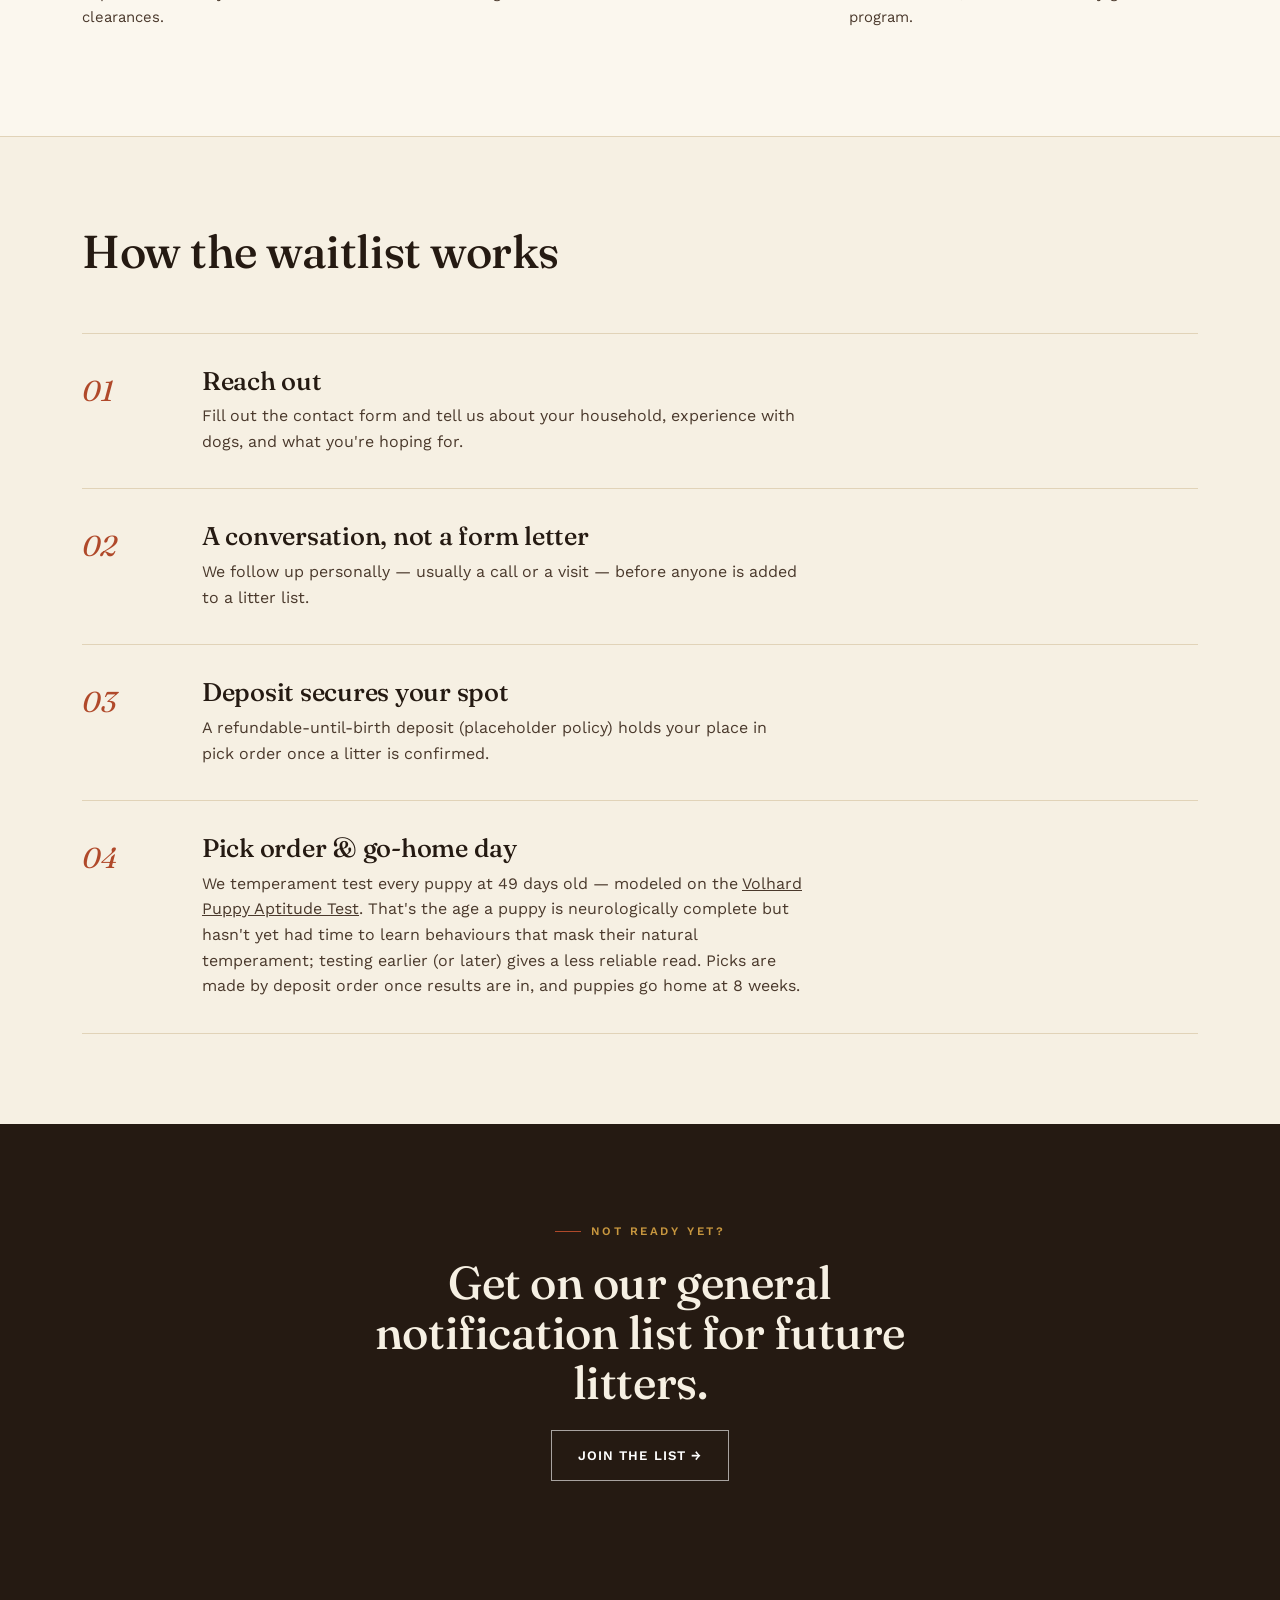
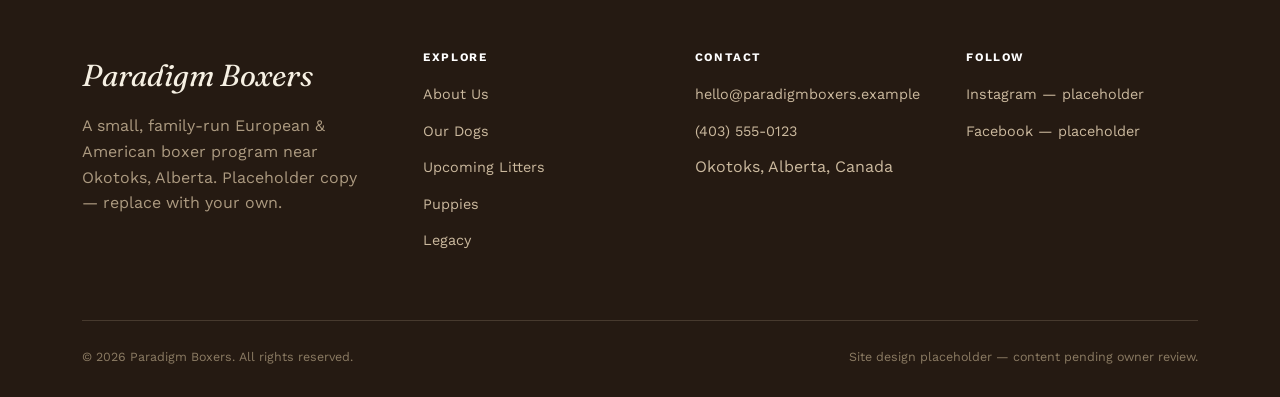
<file: upcoming-litters.html>
<!DOCTYPE html>
<html lang="en">
<head>
<meta charset="UTF-8">
<meta name="viewport" content="width=device-width, initial-scale=1.0">
<meta name="color-scheme" content="light">
<title>Upcoming Litters — Paradigm Boxers</title>
<meta name="description" content="Planned and expected boxer litters from Paradigm Boxers — pairings, dates, and how to apply.">
<script>document.documentElement.classList.add("js")</script>
<link rel="stylesheet" href="styles.css">
</head>
<body>

<header class="site-header">
  <nav class="nav">
    <a href="index.html" class="logo">Paradigm Boxers<small>Okotoks, Alberta</small></a>
    <ul class="nav-links">
      <li><a href="about.html">About</a></li>
      <li><a href="our-dogs.html">Our Dogs</a></li>
      <li><a href="upcoming-litters.html" class="active">Upcoming Litters</a></li>
      <li><a href="puppies.html">Puppies</a></li>
      <li><a href="legacy.html">Legacy</a></li>
      <li><a href="contact.html">Contact</a></li>
    </ul>
    <a href="contact.html" class="btn nav-cta">Inquire</a>
    <button class="menu-toggle" aria-label="Menu"><span></span><span></span><span></span></button>
  </nav>
</header>

<main>

  <div class="page-header">
    <span class="num italic">03 — Upcoming Litters</span>
    <h1>What's expected<br>this season.</h1>
    <p class="lede">Planned pairings, expected dates, and how our application process works. Placeholder dates and pricing below — update before publishing.</p>
  </div>

  <section>
    <div class="wrap reveal">
      <span class="status-badge">Confirmed Pairing · Joint Litter</span>
      <div class="pairing-card">
        <div class="pairing-parents">
          <div class="parent">
            <img src="images/litter-dam.jpg" alt="Jinx">
            <span class="role">Dam</span>
            <div class="dog-name" style="font-size:1.2rem;">Jinx</div>
          </div>
          <div class="pairing-x">×</div>
          <div class="parent">
            <img src="images/litter-sire.jpg" alt="Twister Von Rotenschuhen">
            <span class="role">Sire</span>
            <div class="dog-name" style="font-size:1.2rem;">Twister <span class="italic">Von Rotenschuhen</span></div>
          </div>
        </div>
        <div class="pairing-details">
          <p style="font-size:0.85rem; color:var(--ink-soft); margin-bottom:18px;">This is a joint litter between two independent boxer programs. Jinx is not owned by or bred under Paradigm Boxers — she's privately owned, and her breeder partnered with us for this one pairing using our stud, Twister.</p>
          <dl>
            <dt>Expected</dt><dd>Placeholder — e.g. "Litter due mid-October 2026"</dd>
            <dt>Colours</dt><dd>Fawn &amp; brindle expected, white possible</dd>
            <dt>Puppies Ready</dt><dd>8 weeks after whelping, placeholder date</dd>
            <dt>Deposit</dt><dd>$[placeholder] to reserve a spot on the list</dd>
            <dt>Health Testing</dt><dd>Both parents OFA hips/elbows, DM negative, echocardiogram &amp; Holter clear, and thyroid tested — documentation available</dd>
          </dl>
          <a href="contact.html" class="btn primary">Request a Spot on This Litter</a>
        </div>
      </div>
    </div>
  </section>

  <section class="band">
    <div class="wrap">
      <div class="section-head reveal">
        <h2>Planned pairings ahead</h2>
        <p class="side-note">Nothing confirmed yet — these are placeholders for pairings you're considering.</p>
      </div>
      <div class="numbered-list">
        <div class="numbered-item reveal">
          <span class="num">Spring</span>
          <h3>Capri × Twister</h3>
          <p>Placeholder — tentatively planned, pending Capri's next heat cycle and final health clearances.</p>
        </div>
        <div class="numbered-item reveal">
          <span class="num">Summer</span>
          <h3>Mimosa × Outside Stud</h3>
          <p>Placeholder — considering an outside pairing to bring in new bloodlines. Details to follow.</p>
        </div>
        <div class="numbered-item reveal">
          <span class="num">TBD</span>
          <h3>Riddleigh — Resting</h3>
          <p>Placeholder — Riddleigh is taking a season off between litters, as we do for every girl in the program.</p>
        </div>
      </div>
    </div>
  </section>

  <section>
    <div class="wrap">
      <div class="section-head reveal">
        <h2>How the waitlist works</h2>
      </div>
      <div class="steps reveal">
        <div class="step">
          <div class="step-num">01</div>
          <div>
            <h3>Reach out</h3>
            <p>Fill out the contact form and tell us about your household, experience with dogs, and what you're hoping for.</p>
          </div>
        </div>
        <div class="step">
          <div class="step-num">02</div>
          <div>
            <h3>A conversation, not a form letter</h3>
            <p>We follow up personally — usually a call or a visit — before anyone is added to a litter list.</p>
          </div>
        </div>
        <div class="step">
          <div class="step-num">03</div>
          <div>
            <h3>Deposit secures your spot</h3>
            <p>A refundable-until-birth deposit (placeholder policy) holds your place in pick order once a litter is confirmed.</p>
          </div>
        </div>
        <div class="step">
          <div class="step-num">04</div>
          <div>
            <h3>Pick order &amp; go-home day</h3>
            <p>We temperament test every puppy at 49 days old — modeled on the <a href="https://www.volharddognutrition.com/choosing-your-puppy-pat/" target="_blank" rel="noopener">Volhard Puppy Aptitude Test</a>. That's the age a puppy is neurologically complete but hasn't yet had time to learn behaviours that mask their natural temperament; testing earlier (or later) gives a less reliable read. Picks are made by deposit order once results are in, and puppies go home at 8 weeks.</p>
          </div>
        </div>
      </div>
    </div>
  </section>

  <section class="band-dark">
    <div class="wrap" style="text-align:center;">
      <span class="kicker" style="justify-content:center; color:var(--gold);">Not Ready Yet?</span>
      <h2 style="max-width:560px; margin:0 auto 22px;">Get on our general notification list for future litters.</h2>
      <a href="contact.html" class="btn ghost-light">Join the List →</a>
    </div>
  </section>

</main>

<footer class="site-footer">
  <div class="wrap">
    <div class="footer-top">
      <div>
        <span class="footer-logo">Paradigm Boxers</span>
        <p style="max-width:280px; color:#AC9A80;">A small, family-run European &amp; American boxer program near Okotoks, Alberta. Placeholder copy — replace with your own.</p>
      </div>
      <div class="footer-col">
        <h4>Explore</h4>
        <ul>
          <li><a href="about.html">About Us</a></li>
          <li><a href="our-dogs.html">Our Dogs</a></li>
          <li><a href="upcoming-litters.html">Upcoming Litters</a></li>
          <li><a href="puppies.html">Puppies</a></li>
          <li><a href="legacy.html">Legacy</a></li>
        </ul>
      </div>
      <div class="footer-col">
        <h4>Contact</h4>
        <ul>
          <li><a href="mailto:hello@paradigmboxers.example">hello@paradigmboxers.example</a></li>
          <li><a href="tel:+14035550123">(403) 555-0123</a></li>
          <li>Okotoks, Alberta, Canada</li>
        </ul>
      </div>
      <div class="footer-col">
        <h4>Follow</h4>
        <ul>
          <li><a href="#">Instagram — placeholder</a></li>
          <li><a href="#">Facebook — placeholder</a></li>
        </ul>
      </div>
    </div>
    <div class="footer-bottom">
      <span>© 2026 Paradigm Boxers. All rights reserved.</span>
      <span>Site design placeholder — content pending owner review.</span>
    </div>
  </div>
</footer>

<script src="script.js"></script>
</body>
</html>
</file>
<file: styles.css>
/* =========================================================
   PARADIGM BOXERS — Editorial Design System
   Warm, photography-led, hand-set feeling. Built for a
   family boxer kennel near Okotoks, Alberta.
   ========================================================= */

@import url('https://fonts.googleapis.com/css2?family=Fraunces:ital,opsz,wght@0,9..144,300;0,9..144,400;0,9..144,500;0,9..144,600;0,9..144,700;1,9..144,400;1,9..144,500;1,9..144,600&family=Work+Sans:ital,wght@0,300;0,400;0,500;0,600;0,700;1,400&display=swap');

:root{
  color-scheme: light;
  --cream:#F6F0E3;
  --paper:#FBF7EE;
  --ink:#251A12;
  --ink-soft:#4A392C;
  --rust:#B0492A;
  --rust-dark:#8B3A22;
  --olive:#6E6B44;
  --gold:#C8973F;
  --line:#E1D3B8;
  --line-dark:#3A2B1F;
  --shadow: 0 30px 60px -30px rgba(37,26,18,0.35);
  --maxw: 1180px;
  --radius: 2px;
}

*,*::before,*::after{ box-sizing:border-box; }
html{ scroll-behavior:smooth; }

body{
  margin:0;
  background:var(--cream);
  color:var(--ink);
  font-family:'Work Sans', sans-serif;
  font-size:16px;
  line-height:1.6;
  -webkit-font-smoothing:antialiased;
  position:relative;
}

/* subtle paper grain overlay for warmth, non-AI flatness */
body::before{
  content:"";
  position:fixed;
  inset:0;
  pointer-events:none;
  z-index:9000;
  opacity:0.035;
  mix-blend-mode:multiply;
  background-image:url("data:image/svg+xml,%3Csvg xmlns='http://www.w3.org/2000/svg' width='140' height='140'%3E%3Cfilter id='n'%3E%3CfeTurbulence type='fractalNoise' baseFrequency='0.9' numOctaves='2' stitchTiles='stitch'/%3E%3C/filter%3E%3Crect width='100%25' height='100%25' filter='url(%23n)'/%3E%3C/svg%3E");
}

h1,h2,h3,h4{
  font-family:'Fraunces', serif;
  font-weight:500;
  line-height:1.08;
  margin:0 0 0.4em;
  color:var(--ink);
  letter-spacing:-0.01em;
}
h1{ font-size:clamp(2.6rem, 5.4vw, 4.6rem); font-weight:500; }
h2{ font-size:clamp(2rem, 3.6vw, 3rem); }
h3{ font-size:clamp(1.3rem, 2vw, 1.7rem); }
p{ margin:0 0 1.1em; color:var(--ink-soft); }
a{ color:inherit; }

.italic{ font-style:italic; }

img{ max-width:100%; display:block; }

.wrap{
  max-width:var(--maxw);
  margin:0 auto;
  padding:0 32px;
}

/* ---------- kicker / eyebrow labels ---------- */
.kicker{
  display:inline-flex;
  align-items:center;
  gap:10px;
  font-family:'Work Sans', sans-serif;
  font-size:0.72rem;
  font-weight:600;
  letter-spacing:0.22em;
  text-transform:uppercase;
  color:var(--rust);
  margin-bottom:18px;
}
.kicker::before{
  content:"";
  width:26px;
  height:1px;
  background:var(--rust);
  display:block;
}

/* ---------- buttons ---------- */
.btn{
  position:relative;
  display:inline-flex;
  align-items:center;
  gap:10px;
  font-family:'Work Sans', sans-serif;
  font-weight:600;
  font-size:0.82rem;
  letter-spacing:0.08em;
  text-transform:uppercase;
  text-decoration:none;
  color:var(--ink);
  background:transparent;
  border:1px solid var(--ink);
  padding:14px 26px;
  cursor:pointer;
  transition:background .25s ease, color .25s ease, border-color .25s ease;
}
.btn:hover{ background:var(--ink); color:var(--cream); }
.btn.primary{ background:var(--rust); border-color:var(--rust); color:#fff; }
.btn.primary:hover{ background:var(--rust-dark); border-color:var(--rust-dark); }
.btn.ghost-light{ border-color:rgba(255,255,255,0.6); color:#fff; }
.btn.ghost-light:hover{ background:#fff; color:var(--ink); }
.btn svg{ width:14px; height:14px; transition:transform .25s ease; }
.btn:hover svg{ transform:translateX(4px); }

/* =========================================================
   NAV
   ========================================================= */
.site-header{
  position:sticky;
  top:0;
  z-index:500;
  background:rgba(246,240,227,0.92);
  backdrop-filter:blur(10px);
  border-bottom:1px solid var(--line);
}
.nav{
  display:flex;
  align-items:center;
  justify-content:space-between;
  padding:20px 32px;
  max-width:var(--maxw);
  margin:0 auto;
}
.logo{
  font-family:'Fraunces', serif;
  font-style:italic;
  font-weight:500;
  font-size:1.5rem;
  text-decoration:none;
  color:var(--ink);
  letter-spacing:0.01em;
  display:flex;
  flex-direction:column;
  line-height:1.05;
}
.logo small{
  font-family:'Work Sans', sans-serif;
  font-style:normal;
  font-weight:600;
  font-size:0.6rem;
  letter-spacing:0.3em;
  text-transform:uppercase;
  color:var(--rust);
  margin-top:3px;
}
.nav-links{
  display:flex;
  align-items:center;
  gap:34px;
  list-style:none;
  margin:0; padding:0;
}
.nav-links a{
  text-decoration:none;
  font-size:0.78rem;
  font-weight:600;
  letter-spacing:0.09em;
  text-transform:uppercase;
  color:var(--ink-soft);
  position:relative;
  padding-bottom:4px;
}
.nav-links a::after{
  content:"";
  position:absolute;
  left:0; right:0; bottom:-2px;
  height:1px;
  background:var(--rust);
  transform:scaleX(0);
  transform-origin:left;
  transition:transform .25s ease;
}
.nav-links a:hover, .nav-links a.active{ color:var(--ink); }
.nav-links a:hover::after, .nav-links a.active::after{ transform:scaleX(1); }

.nav-cta{
  font-size:0.75rem !important;
  letter-spacing:0.08em;
  padding:11px 20px;
  border:1px solid var(--ink);
}

.menu-toggle{
  display:none;
  flex-direction:column;
  gap:5px;
  background:none;
  border:none;
  cursor:pointer;
  padding:6px;
}
.menu-toggle span{
  width:24px; height:1.5px; background:var(--ink); display:block;
}

/* =========================================================
   HERO
   ========================================================= */
.hero{
  position:relative;
  padding:64px 32px 0;
  max-width:var(--maxw);
  margin:0 auto;
}
.hero-grid{
  display:grid;
  grid-template-columns:1.05fr 0.95fr;
  gap:0;
  align-items:end;
}
.hero-copy{ padding-bottom:70px; padding-right:50px; }
.hero-copy h1{ margin-bottom:26px; }
.hero-copy .lede{
  font-size:1.05rem;
  max-width:440px;
  color:var(--ink-soft);
}
.hero-actions{
  display:flex;
  gap:16px;
  margin-top:30px;
  flex-wrap:wrap;
}
.hero-photo{
  position:relative;
  aspect-ratio:9/10.5;
  overflow:hidden;
}
.hero-photo img{
  width:100%; height:100%; object-fit:cover;
}
.hero-photo::after{
  content:"";
  position:absolute; inset:0;
  box-shadow:inset 0 -80px 90px -60px rgba(37,26,18,0.45);
}
.hero-tag{
  position:absolute;
  left:24px; bottom:24px;
  background:var(--paper);
  padding:12px 18px;
  font-family:'Fraunces', serif;
  font-style:italic;
  font-size:0.95rem;
  box-shadow:var(--shadow);
  z-index:2;
}
.hero-frame-number{
  position:absolute;
  top:20px; right:24px;
  font-family:'Work Sans',sans-serif;
  font-size:0.7rem;
  letter-spacing:0.15em;
  color:#fff;
  z-index:2;
  text-transform:uppercase;
}

/* thin rule strip under hero */
.hero-strip{
  border-top:1px solid var(--line);
  margin-top:0;
  padding:22px 32px;
  max-width:var(--maxw);
  margin-left:auto; margin-right:auto;
  display:flex;
  gap:48px;
  flex-wrap:wrap;
  font-size:0.78rem;
  letter-spacing:0.06em;
  text-transform:uppercase;
  color:var(--ink-soft);
}
.hero-strip strong{ color:var(--ink); font-weight:600; }

/* =========================================================
   PAGE HEADER (for inner pages)
   ========================================================= */
.page-header{
  padding:70px 32px 50px;
  max-width:var(--maxw);
  margin:0 auto;
}
.page-header .num{
  font-family:'Fraunces', serif;
  font-style:italic;
  color:var(--rust);
  font-size:1rem;
}
.page-header h1{ max-width:780px; }
.page-header .lede{
  max-width:560px;
  font-size:1.05rem;
}
.page-banner{
  width:100%;
  height:56vh;
  min-height:340px;
  max-height:560px;
  overflow:hidden;
  position:relative;
}
.page-banner img{ width:100%; height:100%; object-fit:cover; }
.page-banner .banner-caption{
  position:absolute;
  right:32px; bottom:22px;
  color:#fff;
  font-family:'Fraunces', serif;
  font-style:italic;
  font-size:1rem;
  text-align:right;
  text-shadow:0 2px 14px rgba(0,0,0,0.4);
}

/* =========================================================
   SECTIONS
   ========================================================= */
section{ padding:90px 0; }
section.tight{ padding:60px 0; }
.section-head{
  display:flex;
  justify-content:space-between;
  align-items:flex-end;
  gap:40px;
  margin-bottom:56px;
  flex-wrap:wrap;
}
.section-head h2{ margin:0; max-width:640px; }
.section-head .side-note{
  max-width:320px;
  font-size:0.95rem;
  color:var(--ink-soft);
  padding-bottom:6px;
}

hr.rule{
  border:none;
  border-top:1px solid var(--line);
  margin:0;
}

/* alternate background band */
.band{ background:var(--paper); border-top:1px solid var(--line); border-bottom:1px solid var(--line); }
.band-dark{
  background:var(--ink);
  color:var(--cream);
}
.band-dark h2, .band-dark h3{ color:var(--cream); }
.band-dark p{ color:#CBB99E; }

/* =========================================================
   STORY / SPLIT LAYOUT
   ========================================================= */
.split{
  display:grid;
  grid-template-columns:1fr 1fr;
  gap:70px;
  align-items:center;
}
.split.reverse .split-media{ order:2; }
.split.reverse .split-copy{ order:1; }
.split-media{ position:relative; }
.split-media img{ width:100%; aspect-ratio:4/5; object-fit:cover; }
.split-media .caption{
  margin-top:14px;
  font-family:'Fraunces', serif;
  font-style:italic;
  font-size:0.9rem;
  color:var(--ink-soft);
}
.split-copy .quote-mark{
  font-family:'Fraunces', serif;
  font-size:4rem;
  color:var(--rust);
  line-height:0.6;
  display:block;
  margin-bottom:6px;
}

/* pull quote */
.pull-quote{
  font-family:'Fraunces', serif;
  font-style:italic;
  font-weight:400;
  font-size:clamp(1.5rem, 2.6vw, 2.1rem);
  line-height:1.4;
  color:var(--ink);
  border-left:2px solid var(--rust);
  padding:6px 0 6px 32px;
  margin:0;
}
.pull-quote cite{
  display:block;
  font-family:'Work Sans', sans-serif;
  font-style:normal;
  font-size:0.75rem;
  font-weight:600;
  letter-spacing:0.1em;
  text-transform:uppercase;
  color:var(--ink-soft);
  margin-top:16px;
}

/* =========================================================
   DOG CARDS
   ========================================================= */
.dog-grid{
  display:grid;
  grid-template-columns:repeat(3, 1fr);
  gap:44px 34px;
}
.dog-card{ position:relative; }
.dog-photo{
  position:relative;
  aspect-ratio:4/5;
  overflow:hidden;
  margin-bottom:18px;
  background:var(--line);
}
.dog-photo img{
  width:100%; height:100%; object-fit:cover;
  transition:transform .6s ease;
}
.dog-card:hover .dog-photo img{ transform:scale(1.05); }
.dog-photo .status-pill{
  position:absolute;
  top:14px; left:14px;
  background:var(--paper);
  font-size:0.65rem;
  font-weight:700;
  letter-spacing:0.12em;
  text-transform:uppercase;
  padding:6px 11px;
  color:var(--rust);
}
.dog-name{
  font-family:'Fraunces', serif;
  font-style:italic;
  font-size:1.5rem;
  margin-bottom:4px;
}
.dog-meta{
  font-size:0.72rem;
  font-weight:600;
  letter-spacing:0.1em;
  text-transform:uppercase;
  color:var(--olive);
  margin-bottom:12px;
}
.dog-desc{ font-size:0.93rem; }
.dog-tags{
  display:flex;
  flex-wrap:wrap;
  gap:8px;
  margin-top:12px;
}
.dog-tags span{
  font-size:0.68rem;
  letter-spacing:0.06em;
  text-transform:uppercase;
  border:1px solid var(--line-dark);
  padding:5px 10px;
  color:var(--ink-soft);
}

/* =========================================================
   NUMBERED FEATURE LIST (philosophy / process)
   ========================================================= */
.numbered-list{
  display:grid;
  grid-template-columns:repeat(3,1fr);
  gap:50px 34px;
}
.numbered-item .num{
  font-family:'Fraunces', serif;
  font-style:italic;
  font-size:1.1rem;
  color:var(--rust);
  display:block;
  margin-bottom:14px;
}
.numbered-item h3{ margin-bottom:10px; }
.numbered-item p{ font-size:0.93rem; }

/* =========================================================
   TIMELINE / PROCESS STEPS
   ========================================================= */
.steps{
  counter-reset:step;
}
.step{
  display:grid;
  grid-template-columns:90px 1fr;
  gap:30px;
  padding:34px 0;
  border-top:1px solid var(--line);
}
.step:last-child{ border-bottom:1px solid var(--line); }
.step .step-num{
  font-family:'Fraunces', serif;
  font-style:italic;
  font-size:1.8rem;
  color:var(--rust);
}
.step h3{ margin-bottom:8px; }
.step p{ margin-bottom:0; max-width:600px; }

/* =========================================================
   LITTER / PAIRING CARD
   ========================================================= */
.pairing-card{
  border:1px solid var(--line-dark);
  padding:44px;
  display:grid;
  grid-template-columns:1fr 1fr;
  gap:40px;
}
.pairing-parents{
  display:flex;
  gap:20px;
}
.pairing-parents .parent{ flex:1; text-align:center; }
.pairing-parents img{
  width:100%; aspect-ratio:1/1; object-fit:cover; margin-bottom:10px;
}
.pairing-parents .role{
  font-size:0.65rem;
  letter-spacing:0.15em;
  text-transform:uppercase;
  color:var(--rust);
  font-weight:700;
}
.pairing-x{
  align-self:center;
  font-family:'Fraunces', serif;
  font-style:italic;
  font-size:1.4rem;
  color:var(--ink-soft);
}
.pairing-details dl{
  display:grid;
  grid-template-columns:auto 1fr;
  gap:10px 20px;
  margin:0 0 22px;
}
.pairing-details dt{
  font-size:0.7rem;
  letter-spacing:0.1em;
  text-transform:uppercase;
  color:var(--olive);
  font-weight:600;
  white-space:nowrap;
}
.pairing-details dd{ margin:0; font-size:0.95rem; }
.status-badge{
  display:inline-block;
  font-size:0.68rem;
  font-weight:700;
  letter-spacing:0.1em;
  text-transform:uppercase;
  padding:6px 12px;
  background:var(--rust);
  color:#fff;
  margin-bottom:18px;
}

/* =========================================================
   RETIRED GALLERY
   ========================================================= */
.retired-grid{
  display:grid;
  grid-template-columns:repeat(4, 1fr);
  gap:26px;
}
.retired-card{ text-align:center; }
.retired-photo{
  aspect-ratio:1/1;
  overflow:hidden;
  margin-bottom:12px;
  filter:saturate(0.9);
}
.retired-photo img{ width:100%; height:100%; object-fit:cover; }
.retired-card h4{
  font-family:'Fraunces', serif;
  font-style:italic;
  font-weight:500;
  font-size:1.05rem;
  margin:0 0 2px;
}
.retired-card .years{
  font-size:0.72rem;
  color:var(--ink-soft);
  letter-spacing:0.05em;
}

/* =========================================================
   FAQ / ACCORDION-ish
   ========================================================= */
.faq-item{
  border-top:1px solid var(--line);
  padding:26px 0;
}
.faq-item:last-child{ border-bottom:1px solid var(--line); }
.faq-item h3{ font-size:1.15rem; margin-bottom:10px; }
.faq-item p{ margin-bottom:0; }

/* =========================================================
   FORM
   ========================================================= */
.form-grid{
  display:grid;
  grid-template-columns:1fr 1fr;
  gap:22px;
}
.form-grid .full{ grid-column:1 / -1; }
label{
  display:block;
  font-size:0.72rem;
  font-weight:600;
  letter-spacing:0.1em;
  text-transform:uppercase;
  color:var(--ink-soft);
  margin-bottom:8px;
}
input, textarea, select{
  width:100%;
  font-family:'Work Sans', sans-serif;
  font-size:0.95rem;
  background:var(--paper);
  border:1px solid var(--line-dark);
  padding:13px 14px;
  color:var(--ink);
}
input:focus, textarea:focus, select:focus{
  outline:none;
  border-color:var(--rust);
}
textarea{ resize:vertical; min-height:130px; }
.form-note{
  font-size:0.8rem;
  color:var(--ink-soft);
  margin-top:6px;
}
#form-status{
  display:none;
  margin-top:20px;
  padding:16px 18px;
  background:var(--olive);
  color:#fff;
  font-size:0.9rem;
}
#form-status.visible{ display:block; }

/* =========================================================
   PLACEHOLDER NOTICE BANNER (dev/editing helper — remove later)
   ========================================================= */
.editnote{
  background:#FFF7E0;
  border:1px dashed var(--gold);
  color:#6B4E12;
  font-size:0.82rem;
  padding:14px 18px;
  margin-bottom:0;
}
.editnote strong{ color:#8B3A22; }

/* =========================================================
   FOOTER
   ========================================================= */
.site-footer{
  background:var(--ink);
  color:#CBB99E;
  padding:80px 0 30px;
}
.footer-top{
  display:grid;
  grid-template-columns:1.3fr 1fr 1fr 1fr;
  gap:40px;
  padding-bottom:56px;
  border-bottom:1px solid rgba(203,185,158,0.2);
}
.footer-logo{
  font-family:'Fraunces', serif;
  font-style:italic;
  font-size:1.9rem;
  color:var(--cream);
  margin-bottom:14px;
  display:block;
}
.footer-col h4{
  font-family:'Work Sans', sans-serif;
  font-size:0.72rem;
  font-weight:700;
  letter-spacing:0.14em;
  text-transform:uppercase;
  color:#fff;
  margin-bottom:18px;
}
.footer-col ul{ list-style:none; margin:0; padding:0; }
.footer-col li{ margin-bottom:11px; }
.footer-col a{ text-decoration:none; color:#CBB99E; font-size:0.9rem; }
.footer-col a:hover{ color:#fff; }
.footer-bottom{
  display:flex;
  justify-content:space-between;
  align-items:center;
  padding-top:26px;
  font-size:0.78rem;
  color:#8B7B63;
  flex-wrap:wrap;
  gap:12px;
}

/* =========================================================
   REVEAL ON SCROLL
   ========================================================= */
.reveal{ opacity:1; }
html.js .reveal{
  opacity:0;
  transform:translateY(24px);
  transition:opacity .7s ease, transform .7s ease;
}
html.js .reveal.in{ opacity:1; transform:translateY(0); }

/* =========================================================
   RESPONSIVE
   ========================================================= */
@media (max-width: 980px){
  .hero-grid{ grid-template-columns:1fr; }
  .hero-copy{ padding-right:0; padding-bottom:36px; }
  .hero-photo{ aspect-ratio:4/3; }
  .split{ grid-template-columns:1fr; gap:34px; }
  .split.reverse .split-media{ order:1; }
  .split.reverse .split-copy{ order:2; }
  .dog-grid{ grid-template-columns:repeat(2,1fr); }
  .numbered-list{ grid-template-columns:1fr 1fr; }
  .retired-grid{ grid-template-columns:repeat(3,1fr); }
  .pairing-card{ grid-template-columns:1fr; }
  .footer-top{ grid-template-columns:1fr 1fr; }
}
@media (max-width: 680px){
  .nav-links{
    position:fixed;
    top:73px; left:0; right:0;
    background:var(--cream);
    flex-direction:column;
    align-items:flex-start;
    padding:24px 32px 32px;
    border-bottom:1px solid var(--line);
    gap:20px;
    transform:translateY(-120%);
    transition:transform .3s ease;
    z-index:400;
  }
  .nav-links.open{ transform:translateY(0); }
  .menu-toggle{ display:flex; }
  .nav-cta{ display:none; }
  .dog-grid{ grid-template-columns:1fr; }
  .numbered-list{ grid-template-columns:1fr; }
  .retired-grid{ grid-template-columns:repeat(2,1fr); }
  .form-grid{ grid-template-columns:1fr; }
  .footer-top{ grid-template-columns:1fr; gap:34px; }
  section{ padding:60px 0; }
  .pairing-parents{ flex-direction:column; }
}
</file>
